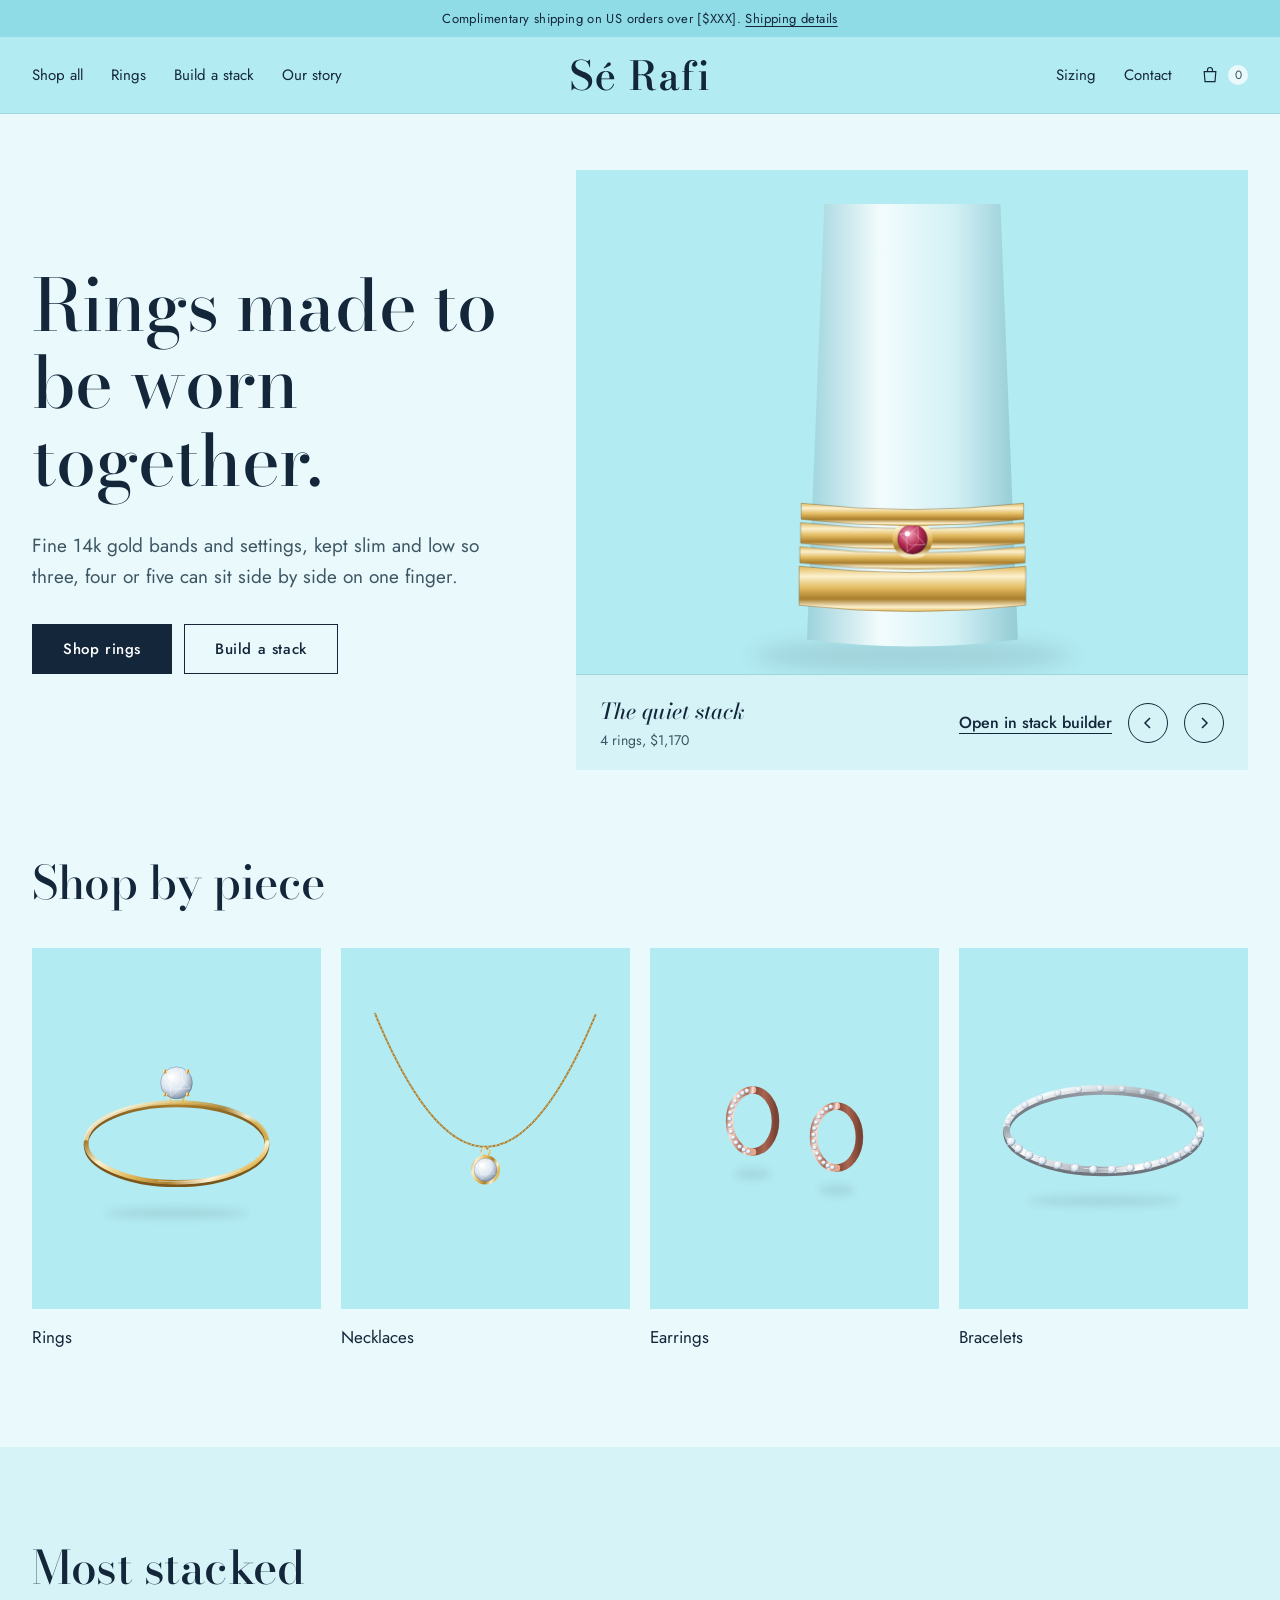
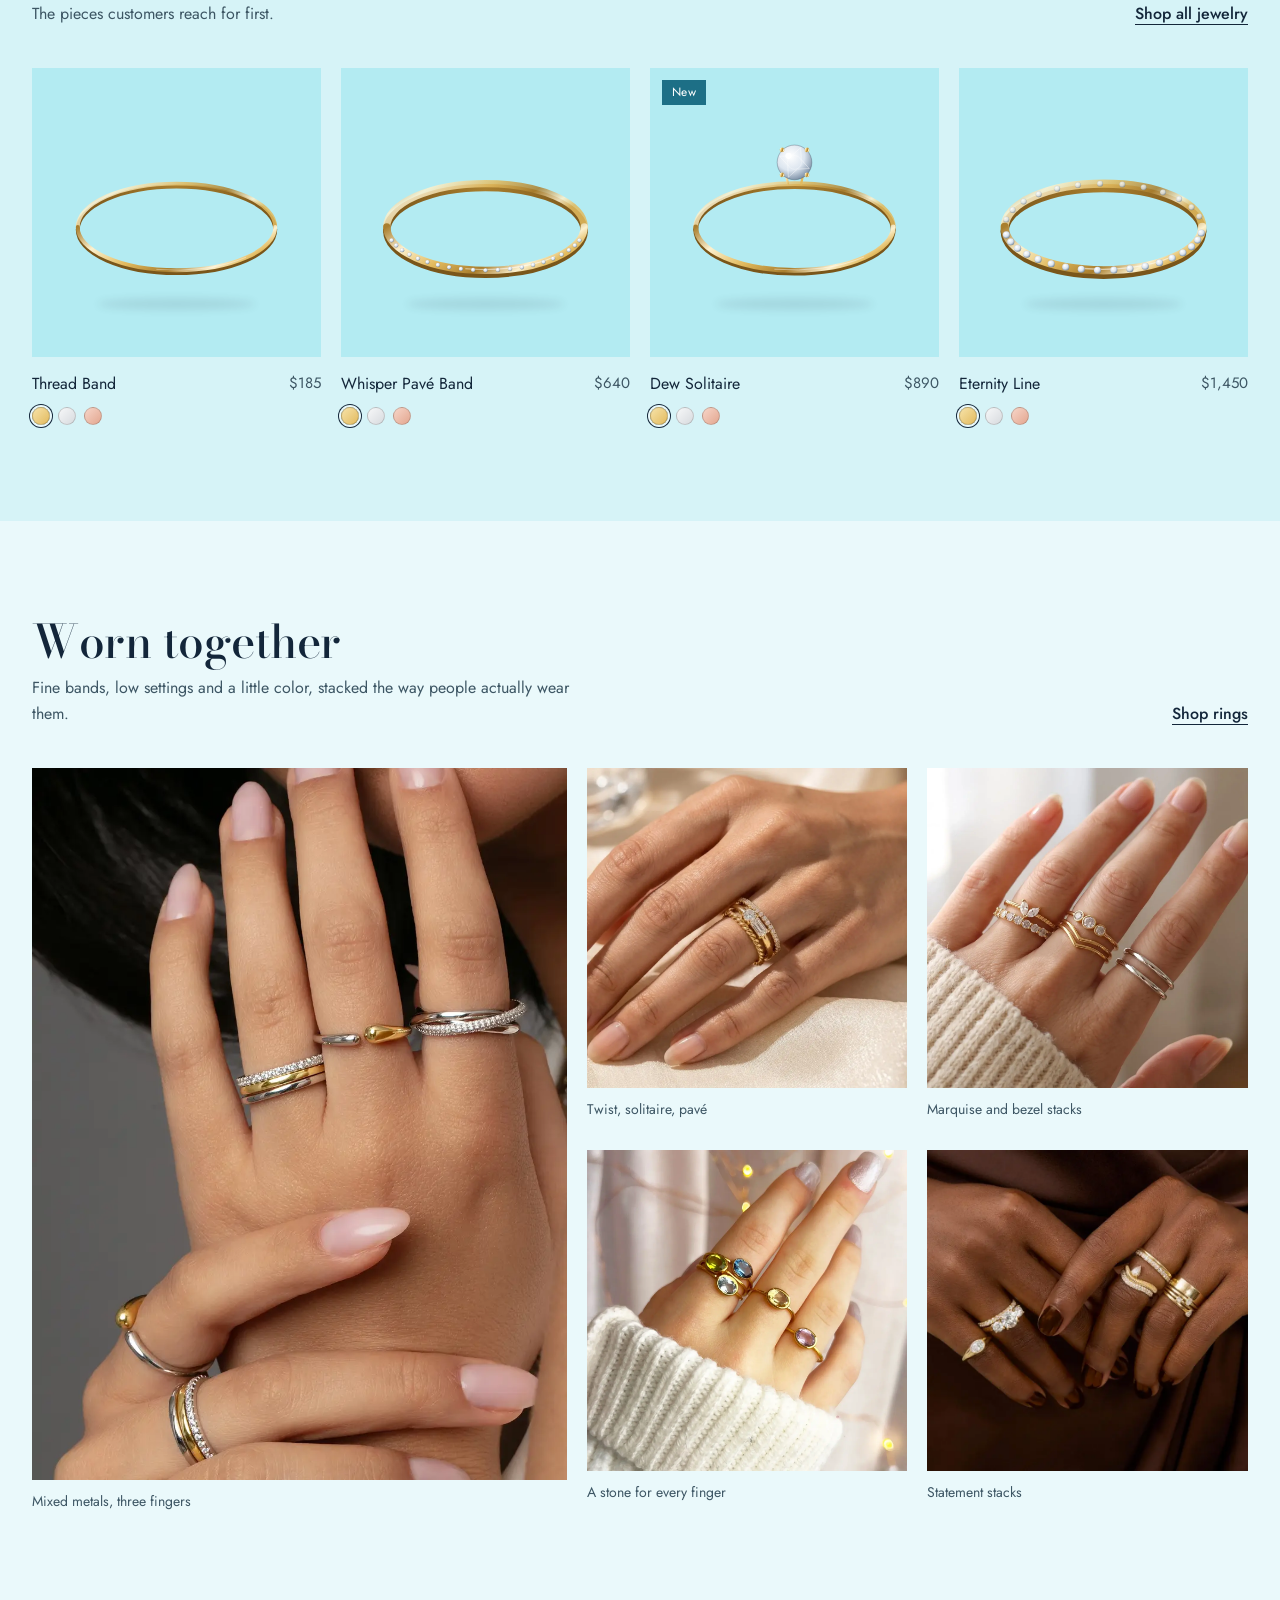
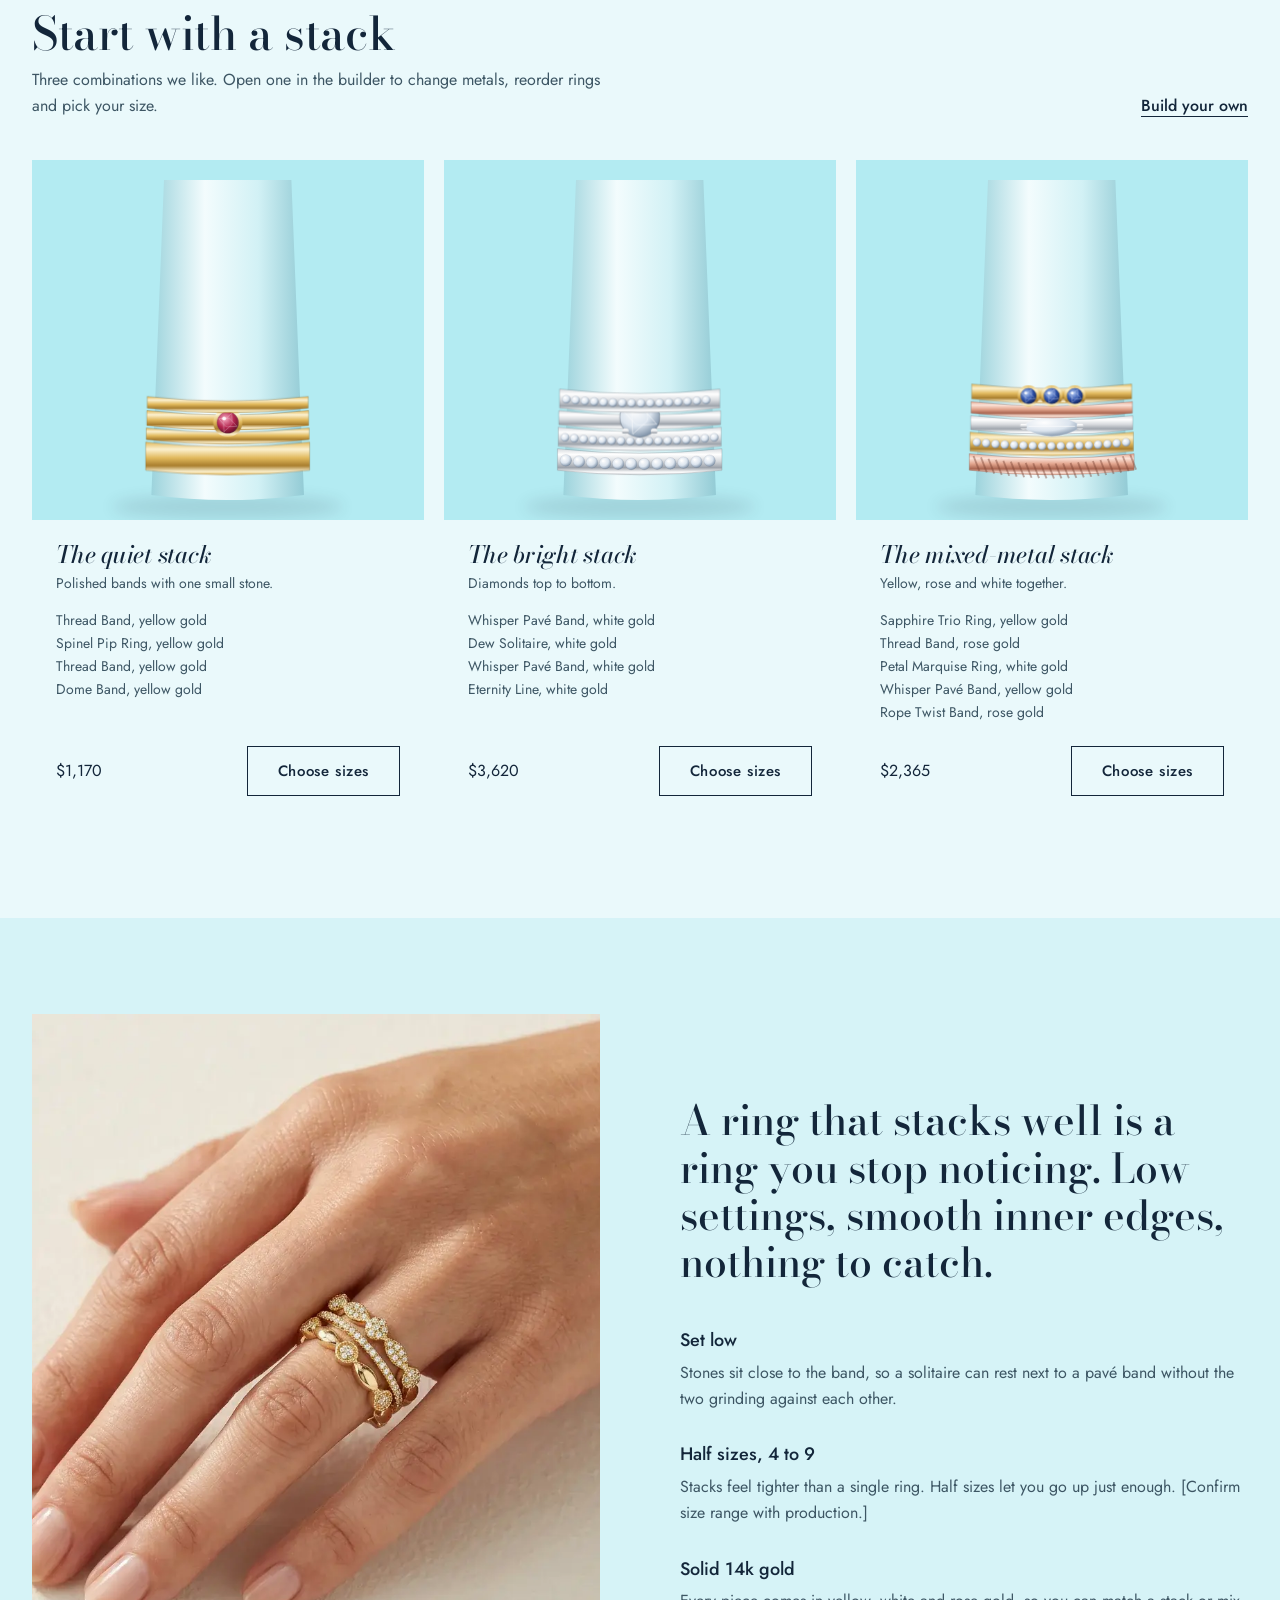
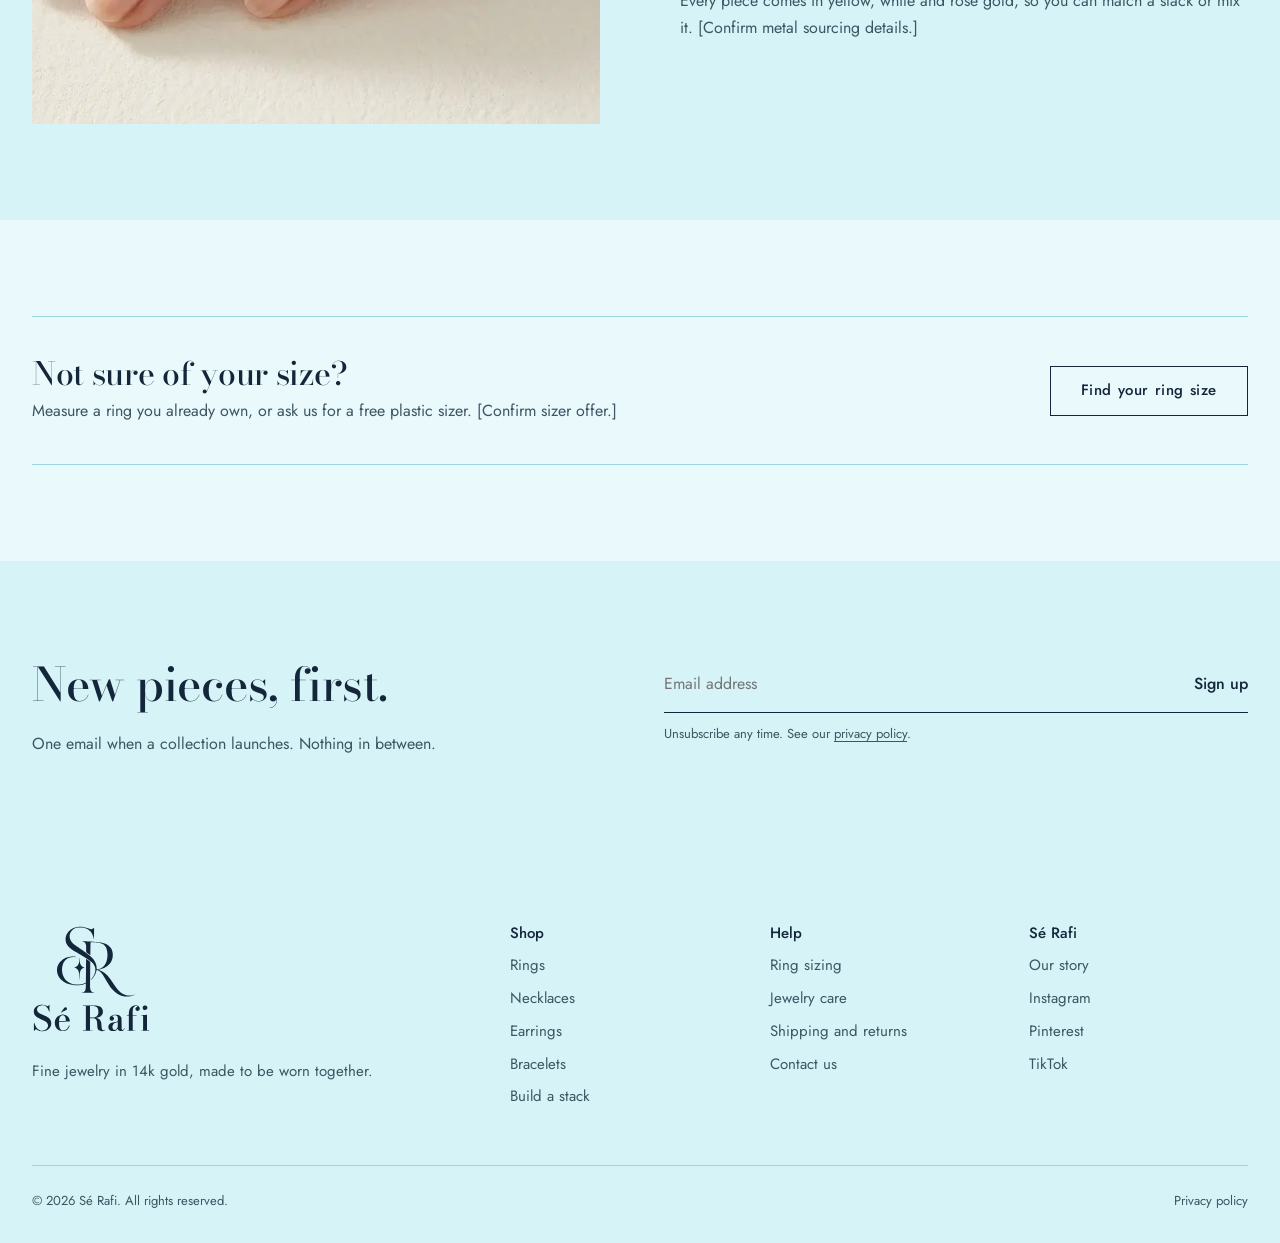
<file: index.html>
<!doctype html>
<html lang="en">
<head>
<meta charset="utf-8">
<meta name="viewport" content="width=device-width, initial-scale=1">
<title>Sé Rafi | Stackable Fine Jewelry in 14k Gold</title>
<meta name="description" content="Sé Rafi makes fine stackable rings, necklaces, earrings and bracelets in 14k gold with diamonds and colored stones.">
<meta name="robots" content="index, follow, max-image-preview:large">
<link rel="canonical" href="https://bhaleyart.github.io/serafi/">
<meta name="theme-color" content="#B3EBF2">
<meta property="og:type" content="website">
<meta property="og:site_name" content="Sé Rafi">
<meta property="og:locale" content="en_US">
<meta property="og:title" content="Sé Rafi | Stackable Fine Jewelry in 14k Gold">
<meta property="og:description" content="Sé Rafi makes fine stackable rings, necklaces, earrings and bracelets in 14k gold with diamonds and colored stones.">
<meta property="og:url" content="https://bhaleyart.github.io/serafi/">
<meta property="og:image" content="https://bhaleyart.github.io/serafi/assets/og-image.png">
<meta property="og:image:width" content="1200">
<meta property="og:image:height" content="630">
<meta property="og:image:alt" content="A stack of gold and diamond rings on a porcelain hand form">
<meta name="twitter:card" content="summary_large_image">
<meta name="twitter:title" content="Sé Rafi | Stackable Fine Jewelry in 14k Gold">
<meta name="twitter:description" content="Sé Rafi makes fine stackable rings, necklaces, earrings and bracelets in 14k gold with diamonds and colored stones.">
<meta name="twitter:image" content="https://bhaleyart.github.io/serafi/assets/og-image.png">
<link rel="icon" href="favicon.ico" sizes="any">
<link rel="icon" href="assets/favicon.svg" type="image/svg+xml">
<link rel="apple-touch-icon" href="assets/apple-touch-icon.png">
<link rel="manifest" href="site.webmanifest">
<script type="application/ld+json">
{
  "@context": "https://schema.org",
  "@graph": [
    {
      "@type": "JewelryStore",
      "@id": "https://bhaleyart.github.io/serafi/#store",
      "name": "Sé Rafi",
      "url": "https://bhaleyart.github.io/serafi/",
      "logo": "https://bhaleyart.github.io/serafi/assets/logo.png",
      "image": "https://bhaleyart.github.io/serafi/assets/og-image.png",
      "description": "Sé Rafi makes fine stackable rings, necklaces, earrings and bracelets in 14k gold with diamonds and colored stones."
    },
    {
      "@type": "WebSite",
      "@id": "https://bhaleyart.github.io/serafi/#website",
      "name": "Sé Rafi",
      "url": "https://bhaleyart.github.io/serafi/",
      "publisher": {
        "@id": "https://bhaleyart.github.io/serafi/#store"
      }
    }
  ]
}
</script>
<link rel="preconnect" href="https://fonts.googleapis.com">
<link rel="preconnect" href="https://fonts.gstatic.com" crossorigin>
<link href="https://fonts.googleapis.com/css2?family=Bodoni+Moda:ital,opsz,wght@0,6..96,400..600;1,6..96,400..600&family=Jost:wght@400;500&display=swap" rel="stylesheet">
<link rel="stylesheet" href="css/style.css">
</head>
<body data-root="" data-page="home">
<a class="skip-link" href="#main">Skip to main content</a>
<div class="announce">Complimentary shipping on US orders over [$XXX]. <a href="care/#shipping">Shipping details</a></div>
<header class="site-header">
  <div class="container">
    <div class="nav-left">
      <button class="nav-toggle" aria-label="Open menu" aria-expanded="false" aria-controls="site-nav">
        <svg viewBox="0 0 24 24" fill="none" stroke="currentColor" stroke-width="1.4" stroke-linecap="round" aria-hidden="true"><path d="M4 7h16M4 12h16M4 17h16"/></svg>
      </button>
      <nav class="nav" id="site-nav" aria-label="Main">
        <a href="shop/">Shop all</a>
        <a href="shop/?category=rings">Rings</a>
        <a href="stack/">Build a stack</a>
        <a href="about/">Our story</a>
        <a href="care/" class="only-sm">Sizing and care</a>
        <a href="contact/" class="only-sm">Contact</a>
      </nav>
    </div>
    <a class="wordmark" href="./" aria-label="Sé Rafi home"><img src="assets/logo-wordmark.svg" alt="Sé Rafi" width="160" height="39"></a>
    <div class="nav-right">
      <a class="hide-sm" href="care/#sizing">Sizing</a>
      <a class="hide-sm" href="contact/">Contact</a>
      <button type="button" class="bag-btn" data-open-bag aria-controls="bag"><svg viewBox="0 0 24 24" fill="none" stroke="currentColor" stroke-width="1.4" aria-hidden="true"><path d="M5 8h14l-1 12H6L5 8z"/><path d="M9 8V6a3 3 0 0 1 6 0v2"/></svg><span class="visually-hidden">Open bag,</span><span class="bag-count" data-empty>0</span><span class="visually-hidden">items</span></button>
    </div>
  </div>
</header>

<main id="main" tabindex="-1">

  <section class="hero">
    <div class="container">
      <div>
        <h1>Rings made to be worn together.</h1>
        <p class="lead">Fine 14k gold bands and settings, kept slim and low so three, four or five can sit side by side on one finger.</p>
        <div class="btn-row">
          <a class="btn" href="shop/?category=rings">Shop rings</a>
          <a class="btn btn--line" href="stack/">Build a stack</a>
        </div>
      </div>
      <div class="hero-stage" data-hero-stage>
        <div class="stack-view"></div>
        <div class="stage-bar">
          <div>
            <div class="stage-name">&nbsp;</div>
            <div class="stage-price small">&nbsp;</div>
          </div>
          <span class="spacer"></span>
          <a class="text-link" data-stage-link href="stack/">Open in stack builder</a>
          <button type="button" class="icon-btn" data-stage-prev aria-label="Previous stack"><svg viewBox="0 0 16 16" fill="none" stroke="currentColor" stroke-width="1.5" aria-hidden="true"><path d="M10 3L5 8l5 5"/></svg></button>
          <button type="button" class="icon-btn" data-stage-next aria-label="Next stack"><svg viewBox="0 0 16 16" fill="none" stroke="currentColor" stroke-width="1.5" aria-hidden="true"><path d="M6 3l5 5-5 5"/></svg></button>
        </div>
      </div>
    </div>
  </section>

  <section class="section" style="padding-top:0" aria-labelledby="cat-h">
    <div class="container">
      <div class="section-head"><h2 id="cat-h">Shop by piece</h2></div>
      <div class="cat-grid">
        <a class="cat-tile" href="shop/?category=rings"><div class="img"><img data-cat-img="rings" alt=""></div><span>Rings</span></a>
        <a class="cat-tile" href="shop/?category=necklaces"><div class="img"><img data-cat-img="necklaces" alt=""></div><span>Necklaces</span></a>
        <a class="cat-tile" href="shop/?category=earrings"><div class="img"><img data-cat-img="earrings" alt=""></div><span>Earrings</span></a>
        <a class="cat-tile" href="shop/?category=bracelets"><div class="img"><img data-cat-img="bracelets" alt=""></div><span>Bracelets</span></a>
      </div>
    </div>
  </section>

  <section class="section section--mist" aria-labelledby="best-h">
    <div class="container">
      <div class="section-head">
        <div><h2 id="best-h">Most stacked</h2><p>The pieces customers reach for first.</p></div>
        <a class="text-link" href="shop/">Shop all jewelry</a>
      </div>
      <div class="product-grid" data-grid="bestsellers"></div>
    </div>
  </section>

  <section class="section" aria-labelledby="look-h">
    <div class="container">
      <div class="section-head">
        <div><h2 id="look-h">Worn together</h2><p>Fine bands, low settings and a little color, stacked the way people actually wear them.</p></div>
        <a class="text-link" href="shop/?category=rings">Shop rings</a>
      </div>
      <div class="lookbook">
        <a href="stack/"><figure><div class="photo"><img src="assets/img/mixed-metal-stacks.webp" alt="Yellow and white gold rings with pavé bands stacked on several fingers" loading="lazy"></div><figcaption>Mixed metals, three fingers</figcaption></figure></a>
        <a href="shop/?category=rings"><figure><div class="photo"><img src="assets/img/gold-twist-solitaire-stack.webp" alt="Gold twist band, solitaire and pavé band stacked on one finger" loading="lazy"></div><figcaption>Twist, solitaire, pavé</figcaption></figure></a>
        <a href="shop/?category=rings"><figure><div class="photo"><img src="assets/img/gold-marquise-bezel-stacks.webp" alt="Gold marquise ring, bezel trio and chevron bands on two fingers" loading="lazy"></div><figcaption>Marquise and bezel stacks</figcaption></figure></a>
        <a href="shop/?category=rings"><figure><div class="photo"><img src="assets/img/gemstone-oval-rings.webp" alt="Gold rings with oval peridot, blue topaz, citrine and amethyst stones" loading="lazy"></div><figcaption>A stone for every finger</figcaption></figure></a>
        <a href="shop/?category=rings"><figure><div class="photo"><img src="assets/img/gold-diamond-statement-stacks.webp" alt="Gold diamond rings stacked across both hands" loading="lazy"></div><figcaption>Statement stacks</figcaption></figure></a>
      </div>
    </div>
  </section>

  <section class="section" style="padding-top:0" aria-labelledby="stacks-h">
    <div class="container">
      <div class="section-head">
        <div><h2 id="stacks-h">Start with a stack</h2><p>Three combinations we like. Open one in the builder to change metals, reorder rings and pick your size.</p></div>
        <a class="text-link" href="stack/">Build your own</a>
      </div>
      <div class="stacks" data-stacks></div>
    </div>
  </section>

  <section class="section section--mist" aria-labelledby="craft-h">
    <div class="container craft">
      <div class="photo"><img src="assets/img/gold-pave-marquise-stack.webp" alt="Three gold pavé rings stacked on one finger" loading="lazy"></div>
      <div class="craft-copy">
        <h2 id="craft-h" class="visually-hidden">How the rings are made</h2>
        <blockquote>A ring that stacks well is a ring you stop noticing. Low settings, smooth inner edges, nothing to catch.</blockquote>
      <dl>
        <div><dt>Set low</dt><dd>Stones sit close to the band, so a solitaire can rest next to a pavé band without the two grinding against each other.</dd></div>
        <div><dt>Half sizes, 4 to 9</dt><dd>Stacks feel tighter than a single ring. Half sizes let you go up just enough. [Confirm size range with production.]</dd></div>
        <div><dt>Solid 14k gold</dt><dd>Every piece comes in yellow, white and rose gold, so you can match a stack or mix it. [Confirm metal sourcing details.]</dd></div>
      </dl>
      </div>
    </div>
  </section>

  <section class="section" aria-labelledby="size-h">
    <div class="container">
      <div class="band">
        <div><h2 id="size-h">Not sure of your size?</h2><p>Measure a ring you already own, or ask us for a free plastic sizer. [Confirm sizer offer.]</p></div>
        <a class="btn btn--line" href="care/#sizing">Find your ring size</a>
      </div>
    </div>
  </section>

</main>

<section class="section section--mist" aria-labelledby="news-h">
  <div class="container newsletter">
    <div>
      <h2 id="news-h">New pieces, first.</h2>
      <p class="muted" style="margin:0">One email when a collection launches. Nothing in between.</p>
    </div>
    <div>
      <form class="inline-form" action="https://formspree.io/f/YOUR_FORM_ID" method="post" data-placeholder-form>
        <label class="visually-hidden" for="news-email">Email address</label>
        <input id="news-email" type="email" name="email" placeholder="Email address" autocomplete="email" required>
        <button type="submit">Sign up</button>
      </form>
      <p class="form-note" data-form-note>Unsubscribe any time. See our <a href="privacy/">privacy policy</a>.</p>
    </div>
  </div>
</section>

<footer class="site-footer">
  <div class="container">
    <div class="footer-grid">
      <div>
        <a class="footer-logo" href="./"><img src="assets/logo-lockup.svg" alt="Sé Rafi" width="120" height="108" loading="lazy"></a>
        <p class="muted" style="max-width:24em">Fine jewelry in 14k gold, made to be worn together.</p>
      </div>
      <div>
        <h3>Shop</h3>
        <ul>
          <li><a href="shop/?category=rings">Rings</a></li>
          <li><a href="shop/?category=necklaces">Necklaces</a></li>
          <li><a href="shop/?category=earrings">Earrings</a></li>
          <li><a href="shop/?category=bracelets">Bracelets</a></li>
          <li><a href="stack/">Build a stack</a></li>
        </ul>
      </div>
      <div>
        <h3>Help</h3>
        <ul>
          <li><a href="care/#sizing">Ring sizing</a></li>
          <li><a href="care/#care">Jewelry care</a></li>
          <li><a href="care/#shipping">Shipping and returns</a></li>
          <li><a href="contact/">Contact us</a></li>
        </ul>
      </div>
      <div>
        <h3>Sé Rafi</h3>
        <ul>
          <li><a href="about/">Our story</a></li>
          <li><a href="#">Instagram</a></li>
          <li><a href="#">Pinterest</a></li>
          <li><a href="#">TikTok</a></li>
        </ul>
      </div>
    </div>
    <div class="footer-base">
      <span>&copy; <span data-year>2026</span> Sé Rafi. All rights reserved.</span>
      <a href="privacy/">Privacy policy</a>
    </div>
  </div>
</footer>

<div class="drawer-scrim" data-close-bag></div>
<aside class="drawer" id="bag" aria-hidden="true" aria-labelledby="bag-h" role="dialog" aria-modal="true">
  <div class="drawer-head">
    <h2 id="bag-h">Your bag</h2>
    <button type="button" class="icon-btn" data-close-bag aria-label="Close bag"><svg viewBox="0 0 16 16" fill="none" stroke="currentColor" stroke-width="1.5" aria-hidden="true"><path d="M3.5 3.5l9 9M12.5 3.5l-9 9"/></svg></button>
  </div>
  <div class="drawer-body"></div>
  <div class="drawer-foot" hidden>
    <div class="total"><span>Subtotal</span><span data-subtotal></span></div>
    <p class="small muted" style="margin:0">Shipping and taxes are calculated at checkout.</p>
    <button type="button" class="btn btn--block" data-checkout>Check out</button>
    <p class="demo-note" data-demo-note hidden>This is a demo store. Checkout opens once the Shopify store is connected.</p>
  </div>
</aside>

<script src="js/config.js"></script>
<script src="js/art.js"></script>
<script src="js/catalog.js"></script>
<script src="js/shopify.js"></script>
<script src="js/main.js"></script>
</body>
</html>
</file>
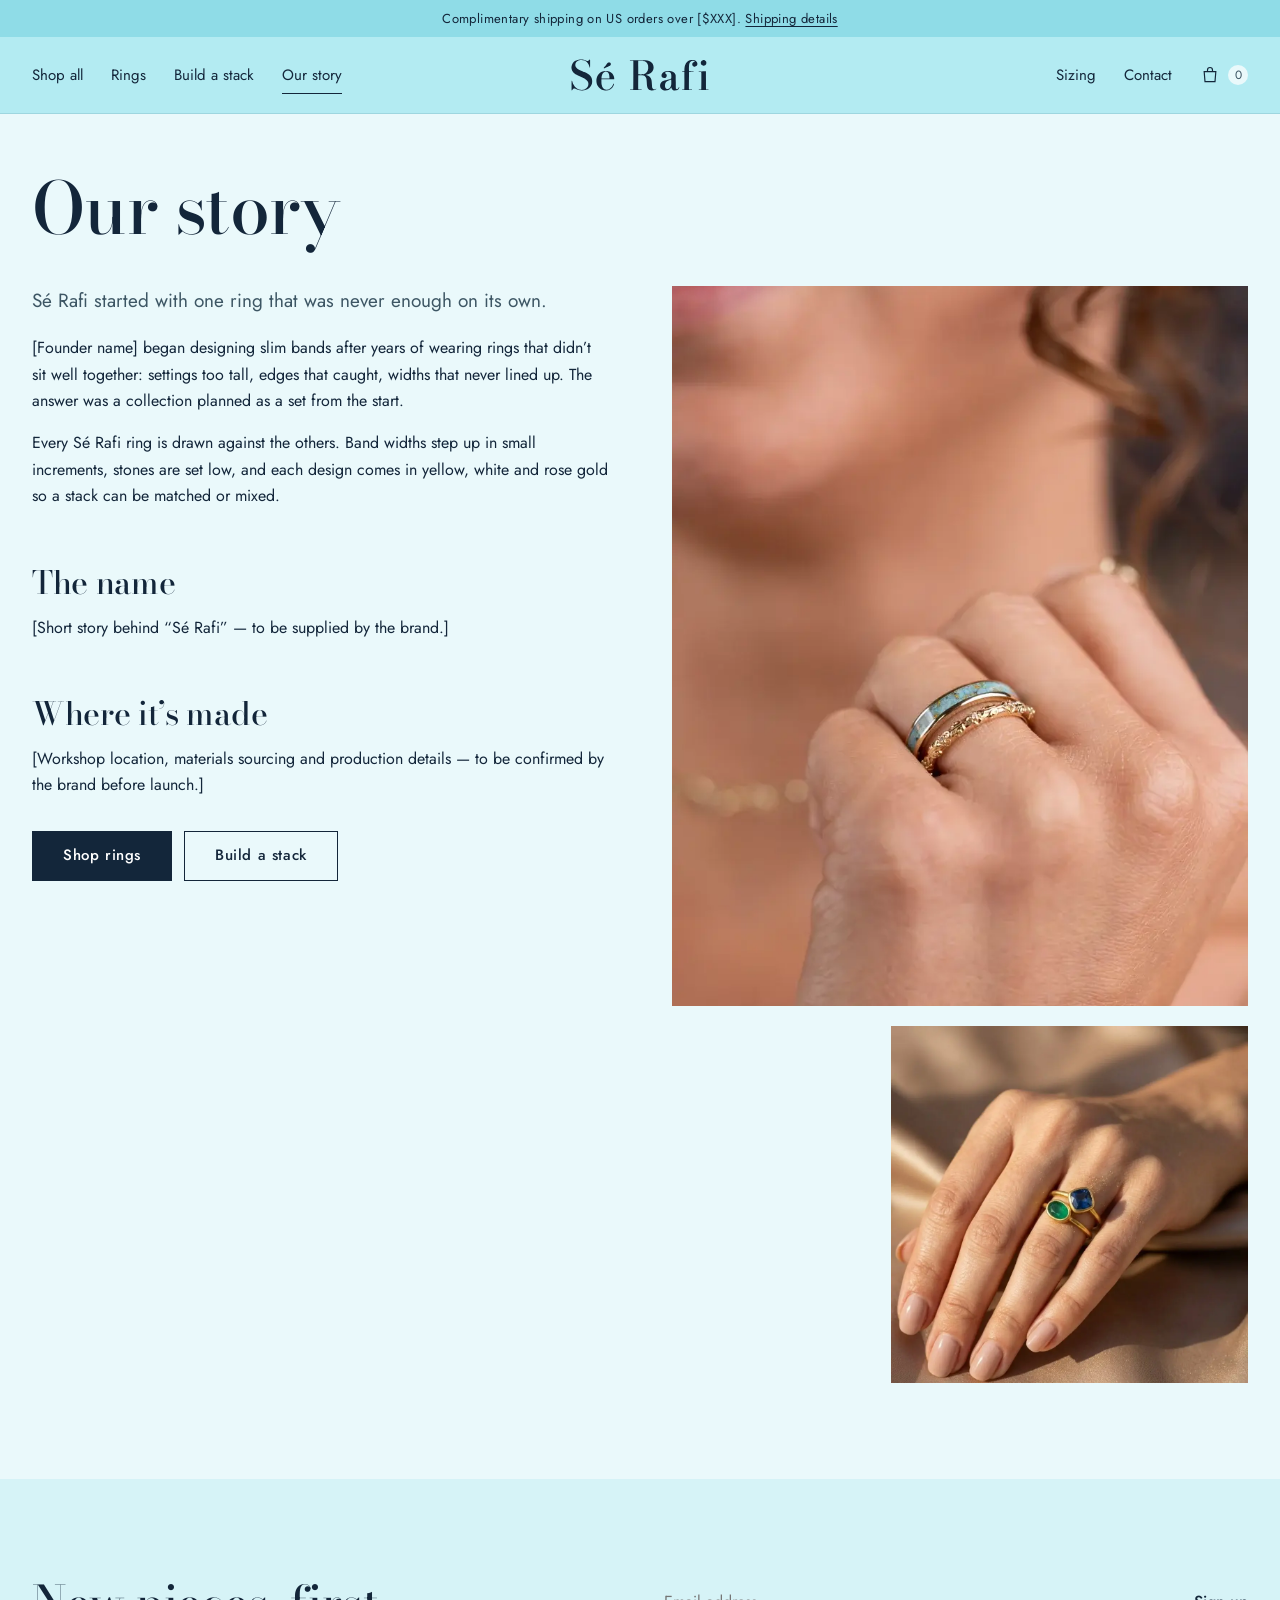
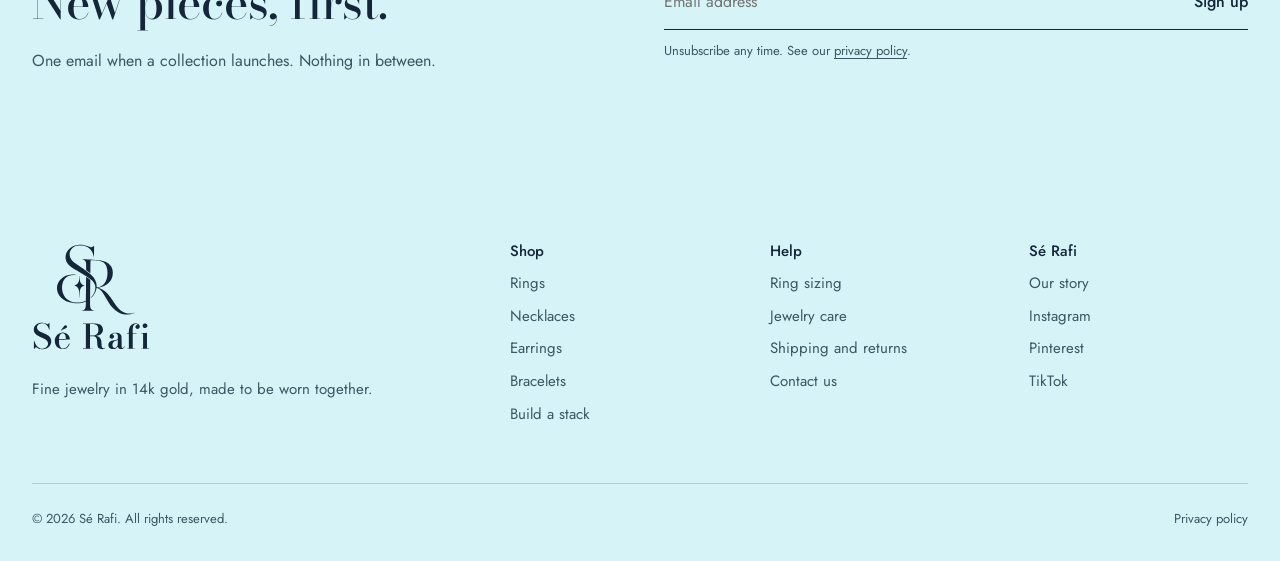
<file: about/index.html>
<!doctype html>
<html lang="en">
<head>
<meta charset="utf-8">
<meta name="viewport" content="width=device-width, initial-scale=1">
<title>Our Story | Sé Rafi</title>
<meta name="description" content="Sé Rafi designs fine jewelry as a set: slim 14k gold rings with low settings, made to be stacked.">
<meta name="robots" content="index, follow, max-image-preview:large">
<link rel="canonical" href="https://bhaleyart.github.io/serafi/about/">
<meta name="theme-color" content="#B3EBF2">
<meta property="og:type" content="website">
<meta property="og:site_name" content="Sé Rafi">
<meta property="og:locale" content="en_US">
<meta property="og:title" content="Our Story | Sé Rafi">
<meta property="og:description" content="Sé Rafi designs fine jewelry as a set: slim 14k gold rings with low settings, made to be stacked.">
<meta property="og:url" content="https://bhaleyart.github.io/serafi/about/">
<meta property="og:image" content="https://bhaleyart.github.io/serafi/assets/og-image.png">
<meta property="og:image:width" content="1200">
<meta property="og:image:height" content="630">
<meta property="og:image:alt" content="A stack of gold and diamond rings on a porcelain hand form">
<meta name="twitter:card" content="summary_large_image">
<meta name="twitter:title" content="Our Story | Sé Rafi">
<meta name="twitter:description" content="Sé Rafi designs fine jewelry as a set: slim 14k gold rings with low settings, made to be stacked.">
<meta name="twitter:image" content="https://bhaleyart.github.io/serafi/assets/og-image.png">
<link rel="icon" href="../favicon.ico" sizes="any">
<link rel="icon" href="../assets/favicon.svg" type="image/svg+xml">
<link rel="apple-touch-icon" href="../assets/apple-touch-icon.png">
<link rel="manifest" href="../site.webmanifest">
<script type="application/ld+json">
{
  "@context": "https://schema.org",
  "@graph": [
    {
      "@type": "JewelryStore",
      "@id": "https://bhaleyart.github.io/serafi/#store",
      "name": "Sé Rafi",
      "url": "https://bhaleyart.github.io/serafi/",
      "logo": "https://bhaleyart.github.io/serafi/assets/logo.png",
      "image": "https://bhaleyart.github.io/serafi/assets/og-image.png",
      "description": "Sé Rafi makes fine stackable rings, necklaces, earrings and bracelets in 14k gold with diamonds and colored stones."
    },
    {
      "@type": "WebSite",
      "@id": "https://bhaleyart.github.io/serafi/#website",
      "name": "Sé Rafi",
      "url": "https://bhaleyart.github.io/serafi/",
      "publisher": {
        "@id": "https://bhaleyart.github.io/serafi/#store"
      }
    },
    {
      "@type": "AboutPage",
      "name": "Our story",
      "url": "https://bhaleyart.github.io/serafi/about/"
    },
    {
      "@type": "BreadcrumbList",
      "itemListElement": [
        {
          "@type": "ListItem",
          "position": 1,
          "name": "Home",
          "item": "https://bhaleyart.github.io/serafi/"
        },
        {
          "@type": "ListItem",
          "position": 2,
          "name": "Our story",
          "item": "https://bhaleyart.github.io/serafi/about/"
        }
      ]
    }
  ]
}
</script>
<link rel="preconnect" href="https://fonts.googleapis.com">
<link rel="preconnect" href="https://fonts.gstatic.com" crossorigin>
<link href="https://fonts.googleapis.com/css2?family=Bodoni+Moda:ital,opsz,wght@0,6..96,400..600;1,6..96,400..600&family=Jost:wght@400;500&display=swap" rel="stylesheet">
<link rel="stylesheet" href="../css/style.css">
</head>
<body data-root="../" data-page="about">
<a class="skip-link" href="#main">Skip to main content</a>
<div class="announce">Complimentary shipping on US orders over [$XXX]. <a href="../care/#shipping">Shipping details</a></div>
<header class="site-header">
  <div class="container">
    <div class="nav-left">
      <button class="nav-toggle" aria-label="Open menu" aria-expanded="false" aria-controls="site-nav">
        <svg viewBox="0 0 24 24" fill="none" stroke="currentColor" stroke-width="1.4" stroke-linecap="round" aria-hidden="true"><path d="M4 7h16M4 12h16M4 17h16"/></svg>
      </button>
      <nav class="nav" id="site-nav" aria-label="Main">
        <a href="../shop/">Shop all</a>
        <a href="../shop/?category=rings">Rings</a>
        <a href="../stack/">Build a stack</a>
        <a href="../about/" aria-current="page">Our story</a>
        <a href="../care/" class="only-sm">Sizing and care</a>
        <a href="../contact/" class="only-sm">Contact</a>
      </nav>
    </div>
    <a class="wordmark" href="../" aria-label="Sé Rafi home"><img src="../assets/logo-wordmark.svg" alt="Sé Rafi" width="160" height="39"></a>
    <div class="nav-right">
      <a class="hide-sm" href="../care/#sizing">Sizing</a>
      <a class="hide-sm" href="../contact/">Contact</a>
      <button type="button" class="bag-btn" data-open-bag aria-controls="bag"><svg viewBox="0 0 24 24" fill="none" stroke="currentColor" stroke-width="1.4" aria-hidden="true"><path d="M5 8h14l-1 12H6L5 8z"/><path d="M9 8V6a3 3 0 0 1 6 0v2"/></svg><span class="visually-hidden">Open bag,</span><span class="bag-count" data-empty>0</span><span class="visually-hidden">items</span></button>
    </div>
  </div>
</header>

<main id="main" tabindex="-1">

  <div class="container">
    <div class="page-head"><h1>Our story</h1></div>
    <div class="two-col" style="padding-bottom:96px">
      <div class="prose">
        <p class="lead">Sé Rafi started with one ring that was never enough on its own.</p>
        <p>[Founder name] began designing slim bands after years of wearing rings that didn&rsquo;t sit well together: settings too tall, edges that caught, widths that never lined up. The answer was a collection planned as a set from the start.</p>
        <p>Every Sé Rafi ring is drawn against the others. Band widths step up in small increments, stones are set low, and each design comes in yellow, white and rose gold so a stack can be matched or mixed.</p>
        <h2>The name</h2>
        <p>[Short story behind &ldquo;Sé Rafi&rdquo; &mdash; to be supplied by the brand.]</p>
        <h2>Where it&rsquo;s made</h2>
        <p>[Workshop location, materials sourcing and production details &mdash; to be confirmed by the brand before launch.]</p>
        <div class="btn-row" style="margin-top:32px"><a class="btn" href="../shop/?category=rings">Shop rings</a><a class="btn btn--line" href="../stack/">Build a stack</a></div>
      </div>
      <div class="story-photos">
        <div class="photo"><img style="object-position:50% 80%" src="../assets/img/turquoise-gold-pair.webp" alt="A turquoise inlay band and an engraved gold band worn together"></div>
        <div class="photo"><img src="../assets/img/emerald-sapphire-bezels.webp" alt="Gold bezel rings with an emerald and a blue sapphire" loading="lazy"></div>
      </div>
    </div>
  </div>

</main>

<section class="section section--mist" aria-labelledby="news-h">
  <div class="container newsletter">
    <div>
      <h2 id="news-h">New pieces, first.</h2>
      <p class="muted" style="margin:0">One email when a collection launches. Nothing in between.</p>
    </div>
    <div>
      <form class="inline-form" action="https://formspree.io/f/YOUR_FORM_ID" method="post" data-placeholder-form>
        <label class="visually-hidden" for="news-email">Email address</label>
        <input id="news-email" type="email" name="email" placeholder="Email address" autocomplete="email" required>
        <button type="submit">Sign up</button>
      </form>
      <p class="form-note" data-form-note>Unsubscribe any time. See our <a href="../privacy/">privacy policy</a>.</p>
    </div>
  </div>
</section>

<footer class="site-footer">
  <div class="container">
    <div class="footer-grid">
      <div>
        <a class="footer-logo" href="../"><img src="../assets/logo-lockup.svg" alt="Sé Rafi" width="120" height="108" loading="lazy"></a>
        <p class="muted" style="max-width:24em">Fine jewelry in 14k gold, made to be worn together.</p>
      </div>
      <div>
        <h3>Shop</h3>
        <ul>
          <li><a href="../shop/?category=rings">Rings</a></li>
          <li><a href="../shop/?category=necklaces">Necklaces</a></li>
          <li><a href="../shop/?category=earrings">Earrings</a></li>
          <li><a href="../shop/?category=bracelets">Bracelets</a></li>
          <li><a href="../stack/">Build a stack</a></li>
        </ul>
      </div>
      <div>
        <h3>Help</h3>
        <ul>
          <li><a href="../care/#sizing">Ring sizing</a></li>
          <li><a href="../care/#care">Jewelry care</a></li>
          <li><a href="../care/#shipping">Shipping and returns</a></li>
          <li><a href="../contact/">Contact us</a></li>
        </ul>
      </div>
      <div>
        <h3>Sé Rafi</h3>
        <ul>
          <li><a href="../about/">Our story</a></li>
          <li><a href="#">Instagram</a></li>
          <li><a href="#">Pinterest</a></li>
          <li><a href="#">TikTok</a></li>
        </ul>
      </div>
    </div>
    <div class="footer-base">
      <span>&copy; <span data-year>2026</span> Sé Rafi. All rights reserved.</span>
      <a href="../privacy/">Privacy policy</a>
    </div>
  </div>
</footer>

<div class="drawer-scrim" data-close-bag></div>
<aside class="drawer" id="bag" aria-hidden="true" aria-labelledby="bag-h" role="dialog" aria-modal="true">
  <div class="drawer-head">
    <h2 id="bag-h">Your bag</h2>
    <button type="button" class="icon-btn" data-close-bag aria-label="Close bag"><svg viewBox="0 0 16 16" fill="none" stroke="currentColor" stroke-width="1.5" aria-hidden="true"><path d="M3.5 3.5l9 9M12.5 3.5l-9 9"/></svg></button>
  </div>
  <div class="drawer-body"></div>
  <div class="drawer-foot" hidden>
    <div class="total"><span>Subtotal</span><span data-subtotal></span></div>
    <p class="small muted" style="margin:0">Shipping and taxes are calculated at checkout.</p>
    <button type="button" class="btn btn--block" data-checkout>Check out</button>
    <p class="demo-note" data-demo-note hidden>This is a demo store. Checkout opens once the Shopify store is connected.</p>
  </div>
</aside>

<script src="../js/config.js"></script>
<script src="../js/art.js"></script>
<script src="../js/catalog.js"></script>
<script src="../js/shopify.js"></script>
<script src="../js/main.js"></script>
</body>
</html>
</file>
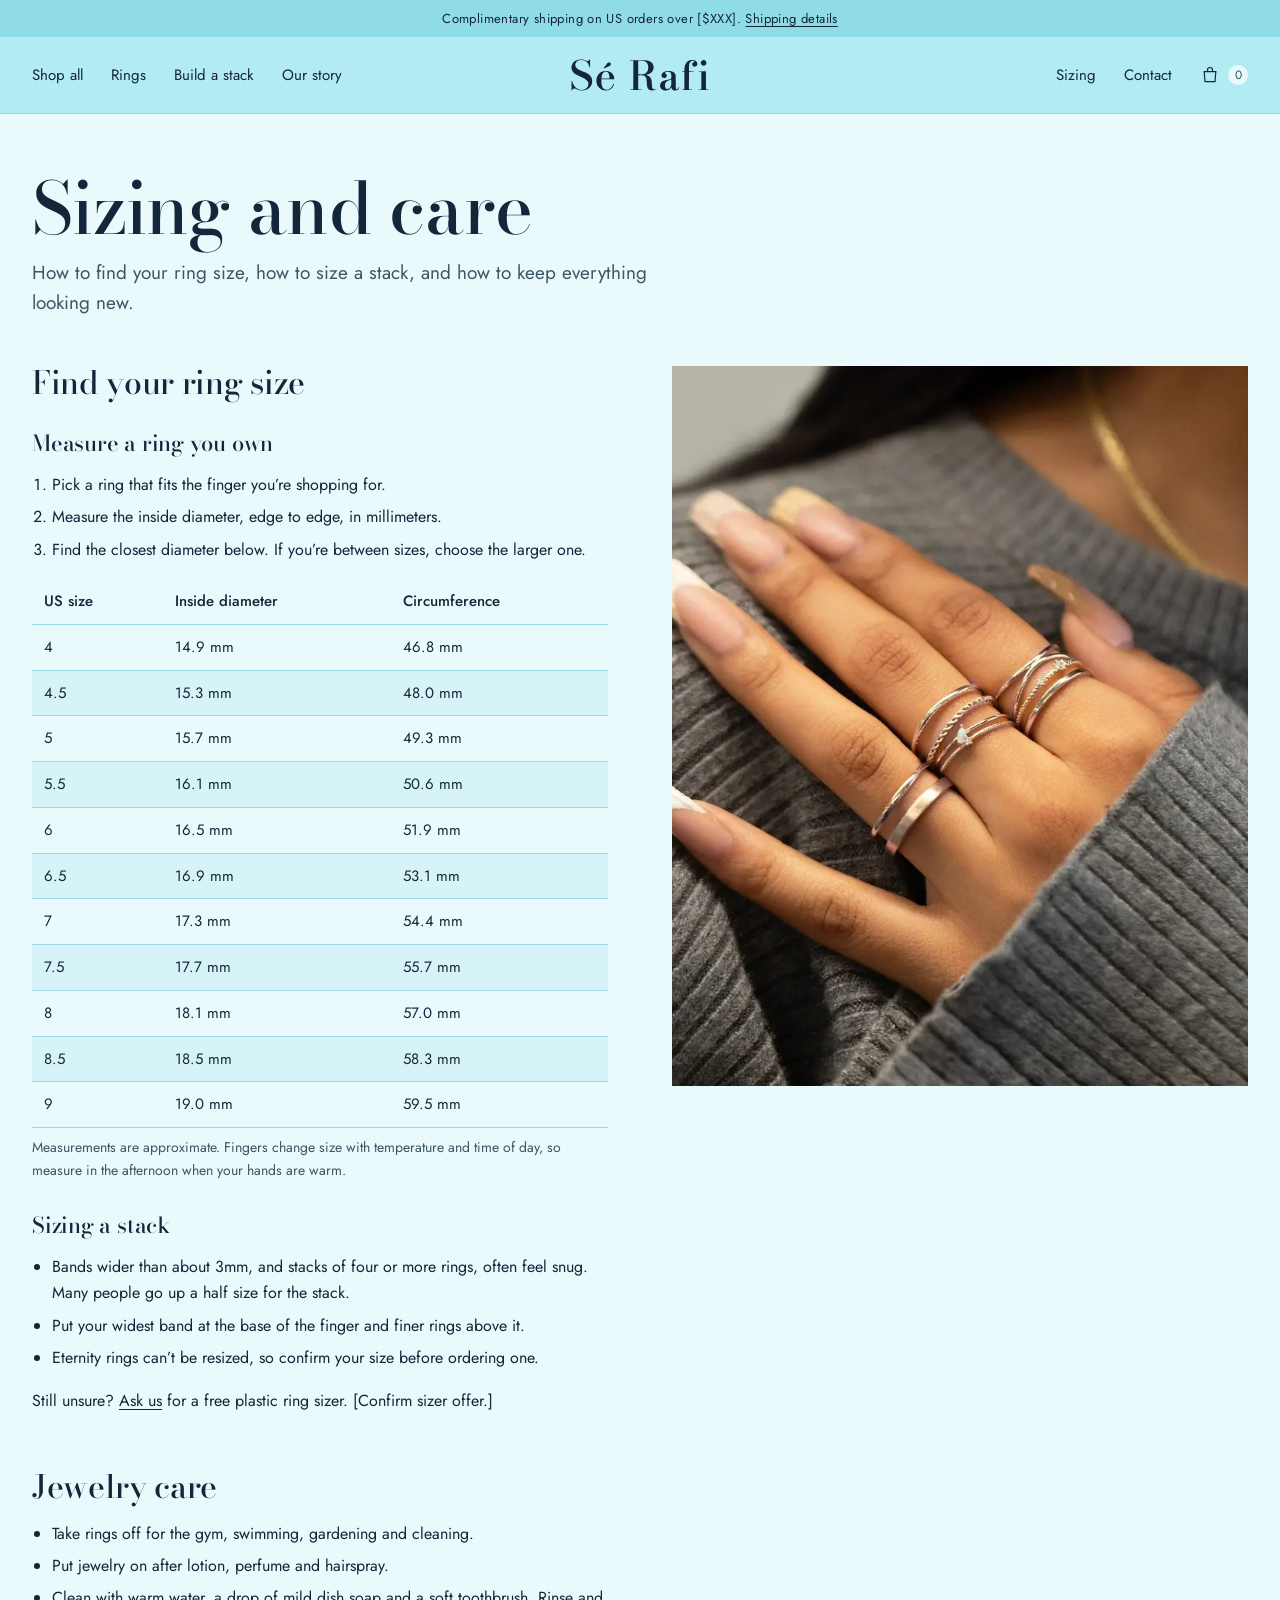
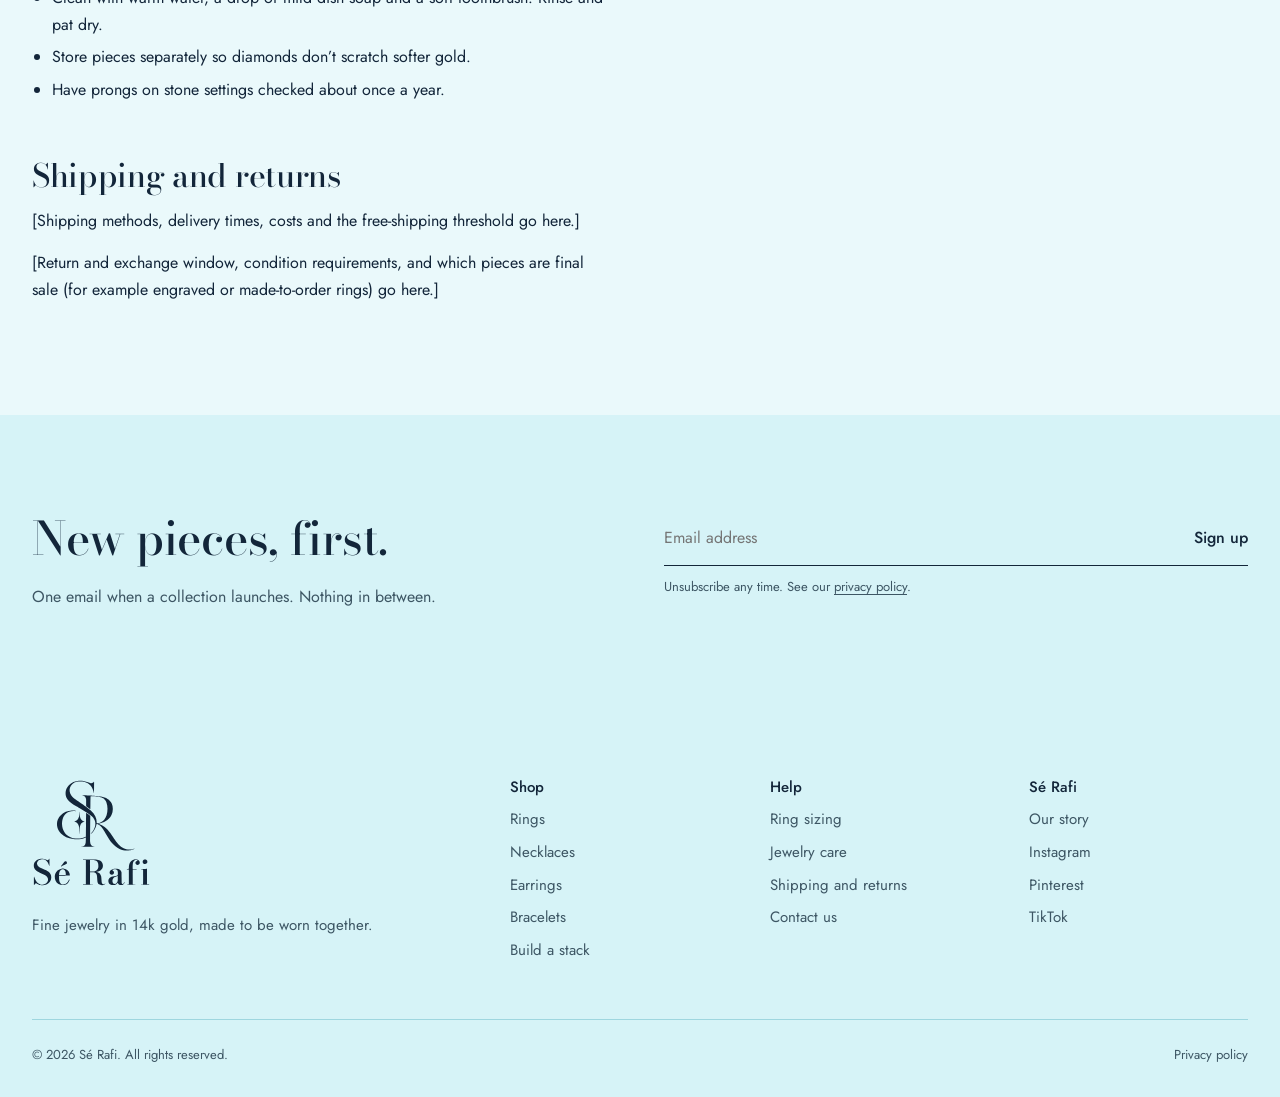
<file: care/index.html>
<!doctype html>
<html lang="en">
<head>
<meta charset="utf-8">
<meta name="viewport" content="width=device-width, initial-scale=1">
<title>Ring Sizing and Jewelry Care | Sé Rafi</title>
<meta name="description" content="Find your ring size with the Sé Rafi size chart, learn how to size a ring stack, and care for 14k gold and diamond jewelry.">
<meta name="robots" content="index, follow, max-image-preview:large">
<link rel="canonical" href="https://bhaleyart.github.io/serafi/care/">
<meta name="theme-color" content="#B3EBF2">
<meta property="og:type" content="website">
<meta property="og:site_name" content="Sé Rafi">
<meta property="og:locale" content="en_US">
<meta property="og:title" content="Ring Sizing and Jewelry Care | Sé Rafi">
<meta property="og:description" content="Find your ring size with the Sé Rafi size chart, learn how to size a ring stack, and care for 14k gold and diamond jewelry.">
<meta property="og:url" content="https://bhaleyart.github.io/serafi/care/">
<meta property="og:image" content="https://bhaleyart.github.io/serafi/assets/og-image.png">
<meta property="og:image:width" content="1200">
<meta property="og:image:height" content="630">
<meta property="og:image:alt" content="A stack of gold and diamond rings on a porcelain hand form">
<meta name="twitter:card" content="summary_large_image">
<meta name="twitter:title" content="Ring Sizing and Jewelry Care | Sé Rafi">
<meta name="twitter:description" content="Find your ring size with the Sé Rafi size chart, learn how to size a ring stack, and care for 14k gold and diamond jewelry.">
<meta name="twitter:image" content="https://bhaleyart.github.io/serafi/assets/og-image.png">
<link rel="icon" href="../favicon.ico" sizes="any">
<link rel="icon" href="../assets/favicon.svg" type="image/svg+xml">
<link rel="apple-touch-icon" href="../assets/apple-touch-icon.png">
<link rel="manifest" href="../site.webmanifest">
<script type="application/ld+json">
{
  "@context": "https://schema.org",
  "@graph": [
    {
      "@type": "JewelryStore",
      "@id": "https://bhaleyart.github.io/serafi/#store",
      "name": "Sé Rafi",
      "url": "https://bhaleyart.github.io/serafi/",
      "logo": "https://bhaleyart.github.io/serafi/assets/logo.png",
      "image": "https://bhaleyart.github.io/serafi/assets/og-image.png",
      "description": "Sé Rafi makes fine stackable rings, necklaces, earrings and bracelets in 14k gold with diamonds and colored stones."
    },
    {
      "@type": "WebSite",
      "@id": "https://bhaleyart.github.io/serafi/#website",
      "name": "Sé Rafi",
      "url": "https://bhaleyart.github.io/serafi/",
      "publisher": {
        "@id": "https://bhaleyart.github.io/serafi/#store"
      }
    },
    {
      "@type": "BreadcrumbList",
      "itemListElement": [
        {
          "@type": "ListItem",
          "position": 1,
          "name": "Home",
          "item": "https://bhaleyart.github.io/serafi/"
        },
        {
          "@type": "ListItem",
          "position": 2,
          "name": "Sizing and care",
          "item": "https://bhaleyart.github.io/serafi/care/"
        }
      ]
    }
  ]
}
</script>
<link rel="preconnect" href="https://fonts.googleapis.com">
<link rel="preconnect" href="https://fonts.gstatic.com" crossorigin>
<link href="https://fonts.googleapis.com/css2?family=Bodoni+Moda:ital,opsz,wght@0,6..96,400..600;1,6..96,400..600&family=Jost:wght@400;500&display=swap" rel="stylesheet">
<link rel="stylesheet" href="../css/style.css">
</head>
<body data-root="../" data-page="care">
<a class="skip-link" href="#main">Skip to main content</a>
<div class="announce">Complimentary shipping on US orders over [$XXX]. <a href="../care/#shipping">Shipping details</a></div>
<header class="site-header">
  <div class="container">
    <div class="nav-left">
      <button class="nav-toggle" aria-label="Open menu" aria-expanded="false" aria-controls="site-nav">
        <svg viewBox="0 0 24 24" fill="none" stroke="currentColor" stroke-width="1.4" stroke-linecap="round" aria-hidden="true"><path d="M4 7h16M4 12h16M4 17h16"/></svg>
      </button>
      <nav class="nav" id="site-nav" aria-label="Main">
        <a href="../shop/">Shop all</a>
        <a href="../shop/?category=rings">Rings</a>
        <a href="../stack/">Build a stack</a>
        <a href="../about/">Our story</a>
        <a href="../care/" class="only-sm" aria-current="page">Sizing and care</a>
        <a href="../contact/" class="only-sm">Contact</a>
      </nav>
    </div>
    <a class="wordmark" href="../" aria-label="Sé Rafi home"><img src="../assets/logo-wordmark.svg" alt="Sé Rafi" width="160" height="39"></a>
    <div class="nav-right">
      <a class="hide-sm" href="../care/#sizing">Sizing</a>
      <a class="hide-sm" href="../contact/">Contact</a>
      <button type="button" class="bag-btn" data-open-bag aria-controls="bag"><svg viewBox="0 0 24 24" fill="none" stroke="currentColor" stroke-width="1.4" aria-hidden="true"><path d="M5 8h14l-1 12H6L5 8z"/><path d="M9 8V6a3 3 0 0 1 6 0v2"/></svg><span class="visually-hidden">Open bag,</span><span class="bag-count" data-empty>0</span><span class="visually-hidden">items</span></button>
    </div>
  </div>
</header>

<main id="main" tabindex="-1">

  <div class="container">
    <div class="page-head"><h1>Sizing and care</h1><p class="lead">How to find your ring size, how to size a stack, and how to keep everything looking new.</p></div>
    <div class="two-col" style="padding-bottom:96px">
    <div class="prose">
      <h2 id="sizing" style="margin-top:0">Find your ring size</h2>
      <h3>Measure a ring you own</h3>
      <ol>
        <li>Pick a ring that fits the finger you&rsquo;re shopping for.</li>
        <li>Measure the inside diameter, edge to edge, in millimeters.</li>
        <li>Find the closest diameter below. If you&rsquo;re between sizes, choose the larger one.</li>
      </ol>
      <table class="size-table">
        <caption class="visually-hidden">US ring sizes with inside diameter and circumference</caption>
        <thead><tr><th scope="col">US size</th><th scope="col">Inside diameter</th><th scope="col">Circumference</th></tr></thead>
        <tbody>
            <tr><td>4</td><td>14.9 mm</td><td>46.8 mm</td></tr>
            <tr><td>4.5</td><td>15.3 mm</td><td>48.0 mm</td></tr>
            <tr><td>5</td><td>15.7 mm</td><td>49.3 mm</td></tr>
            <tr><td>5.5</td><td>16.1 mm</td><td>50.6 mm</td></tr>
            <tr><td>6</td><td>16.5 mm</td><td>51.9 mm</td></tr>
            <tr><td>6.5</td><td>16.9 mm</td><td>53.1 mm</td></tr>
            <tr><td>7</td><td>17.3 mm</td><td>54.4 mm</td></tr>
            <tr><td>7.5</td><td>17.7 mm</td><td>55.7 mm</td></tr>
            <tr><td>8</td><td>18.1 mm</td><td>57.0 mm</td></tr>
            <tr><td>8.5</td><td>18.5 mm</td><td>58.3 mm</td></tr>
            <tr><td>9</td><td>19.0 mm</td><td>59.5 mm</td></tr>
        </tbody>
      </table>
      <p class="small muted">Measurements are approximate. Fingers change size with temperature and time of day, so measure in the afternoon when your hands are warm.</p>

      <h3>Sizing a stack</h3>
      <ul>
        <li>Bands wider than about 3mm, and stacks of four or more rings, often feel snug. Many people go up a half size for the stack.</li>
        <li>Put your widest band at the base of the finger and finer rings above it.</li>
        <li>Eternity rings can&rsquo;t be resized, so confirm your size before ordering one.</li>
      </ul>
      <p>Still unsure? <a href="../contact/">Ask us</a> for a free plastic ring sizer. [Confirm sizer offer.]</p>

      <h2 id="care">Jewelry care</h2>
      <ul>
        <li>Take rings off for the gym, swimming, gardening and cleaning.</li>
        <li>Put jewelry on after lotion, perfume and hairspray.</li>
        <li>Clean with warm water, a drop of mild dish soap and a soft toothbrush. Rinse and pat dry.</li>
        <li>Store pieces separately so diamonds don&rsquo;t scratch softer gold.</li>
        <li>Have prongs on stone settings checked about once a year.</li>
      </ul>

      <h2 id="shipping">Shipping and returns</h2>
      <p>[Shipping methods, delivery times, costs and the free-shipping threshold go here.]</p>
      <p>[Return and exchange window, condition requirements, and which pieces are final sale (for example engraved or made-to-order rings) go here.]</p>
    </div>
    <div class="photo aside-photo"><img src="../assets/img/rose-gold-layered-stacks.webp" alt="Rose gold bands of different widths stacked on two fingers"></div>
    </div>
  </div>

</main>

<section class="section section--mist" aria-labelledby="news-h">
  <div class="container newsletter">
    <div>
      <h2 id="news-h">New pieces, first.</h2>
      <p class="muted" style="margin:0">One email when a collection launches. Nothing in between.</p>
    </div>
    <div>
      <form class="inline-form" action="https://formspree.io/f/YOUR_FORM_ID" method="post" data-placeholder-form>
        <label class="visually-hidden" for="news-email">Email address</label>
        <input id="news-email" type="email" name="email" placeholder="Email address" autocomplete="email" required>
        <button type="submit">Sign up</button>
      </form>
      <p class="form-note" data-form-note>Unsubscribe any time. See our <a href="../privacy/">privacy policy</a>.</p>
    </div>
  </div>
</section>

<footer class="site-footer">
  <div class="container">
    <div class="footer-grid">
      <div>
        <a class="footer-logo" href="../"><img src="../assets/logo-lockup.svg" alt="Sé Rafi" width="120" height="108" loading="lazy"></a>
        <p class="muted" style="max-width:24em">Fine jewelry in 14k gold, made to be worn together.</p>
      </div>
      <div>
        <h3>Shop</h3>
        <ul>
          <li><a href="../shop/?category=rings">Rings</a></li>
          <li><a href="../shop/?category=necklaces">Necklaces</a></li>
          <li><a href="../shop/?category=earrings">Earrings</a></li>
          <li><a href="../shop/?category=bracelets">Bracelets</a></li>
          <li><a href="../stack/">Build a stack</a></li>
        </ul>
      </div>
      <div>
        <h3>Help</h3>
        <ul>
          <li><a href="../care/#sizing">Ring sizing</a></li>
          <li><a href="../care/#care">Jewelry care</a></li>
          <li><a href="../care/#shipping">Shipping and returns</a></li>
          <li><a href="../contact/">Contact us</a></li>
        </ul>
      </div>
      <div>
        <h3>Sé Rafi</h3>
        <ul>
          <li><a href="../about/">Our story</a></li>
          <li><a href="#">Instagram</a></li>
          <li><a href="#">Pinterest</a></li>
          <li><a href="#">TikTok</a></li>
        </ul>
      </div>
    </div>
    <div class="footer-base">
      <span>&copy; <span data-year>2026</span> Sé Rafi. All rights reserved.</span>
      <a href="../privacy/">Privacy policy</a>
    </div>
  </div>
</footer>

<div class="drawer-scrim" data-close-bag></div>
<aside class="drawer" id="bag" aria-hidden="true" aria-labelledby="bag-h" role="dialog" aria-modal="true">
  <div class="drawer-head">
    <h2 id="bag-h">Your bag</h2>
    <button type="button" class="icon-btn" data-close-bag aria-label="Close bag"><svg viewBox="0 0 16 16" fill="none" stroke="currentColor" stroke-width="1.5" aria-hidden="true"><path d="M3.5 3.5l9 9M12.5 3.5l-9 9"/></svg></button>
  </div>
  <div class="drawer-body"></div>
  <div class="drawer-foot" hidden>
    <div class="total"><span>Subtotal</span><span data-subtotal></span></div>
    <p class="small muted" style="margin:0">Shipping and taxes are calculated at checkout.</p>
    <button type="button" class="btn btn--block" data-checkout>Check out</button>
    <p class="demo-note" data-demo-note hidden>This is a demo store. Checkout opens once the Shopify store is connected.</p>
  </div>
</aside>

<script src="../js/config.js"></script>
<script src="../js/art.js"></script>
<script src="../js/catalog.js"></script>
<script src="../js/shopify.js"></script>
<script src="../js/main.js"></script>
</body>
</html>
</file>
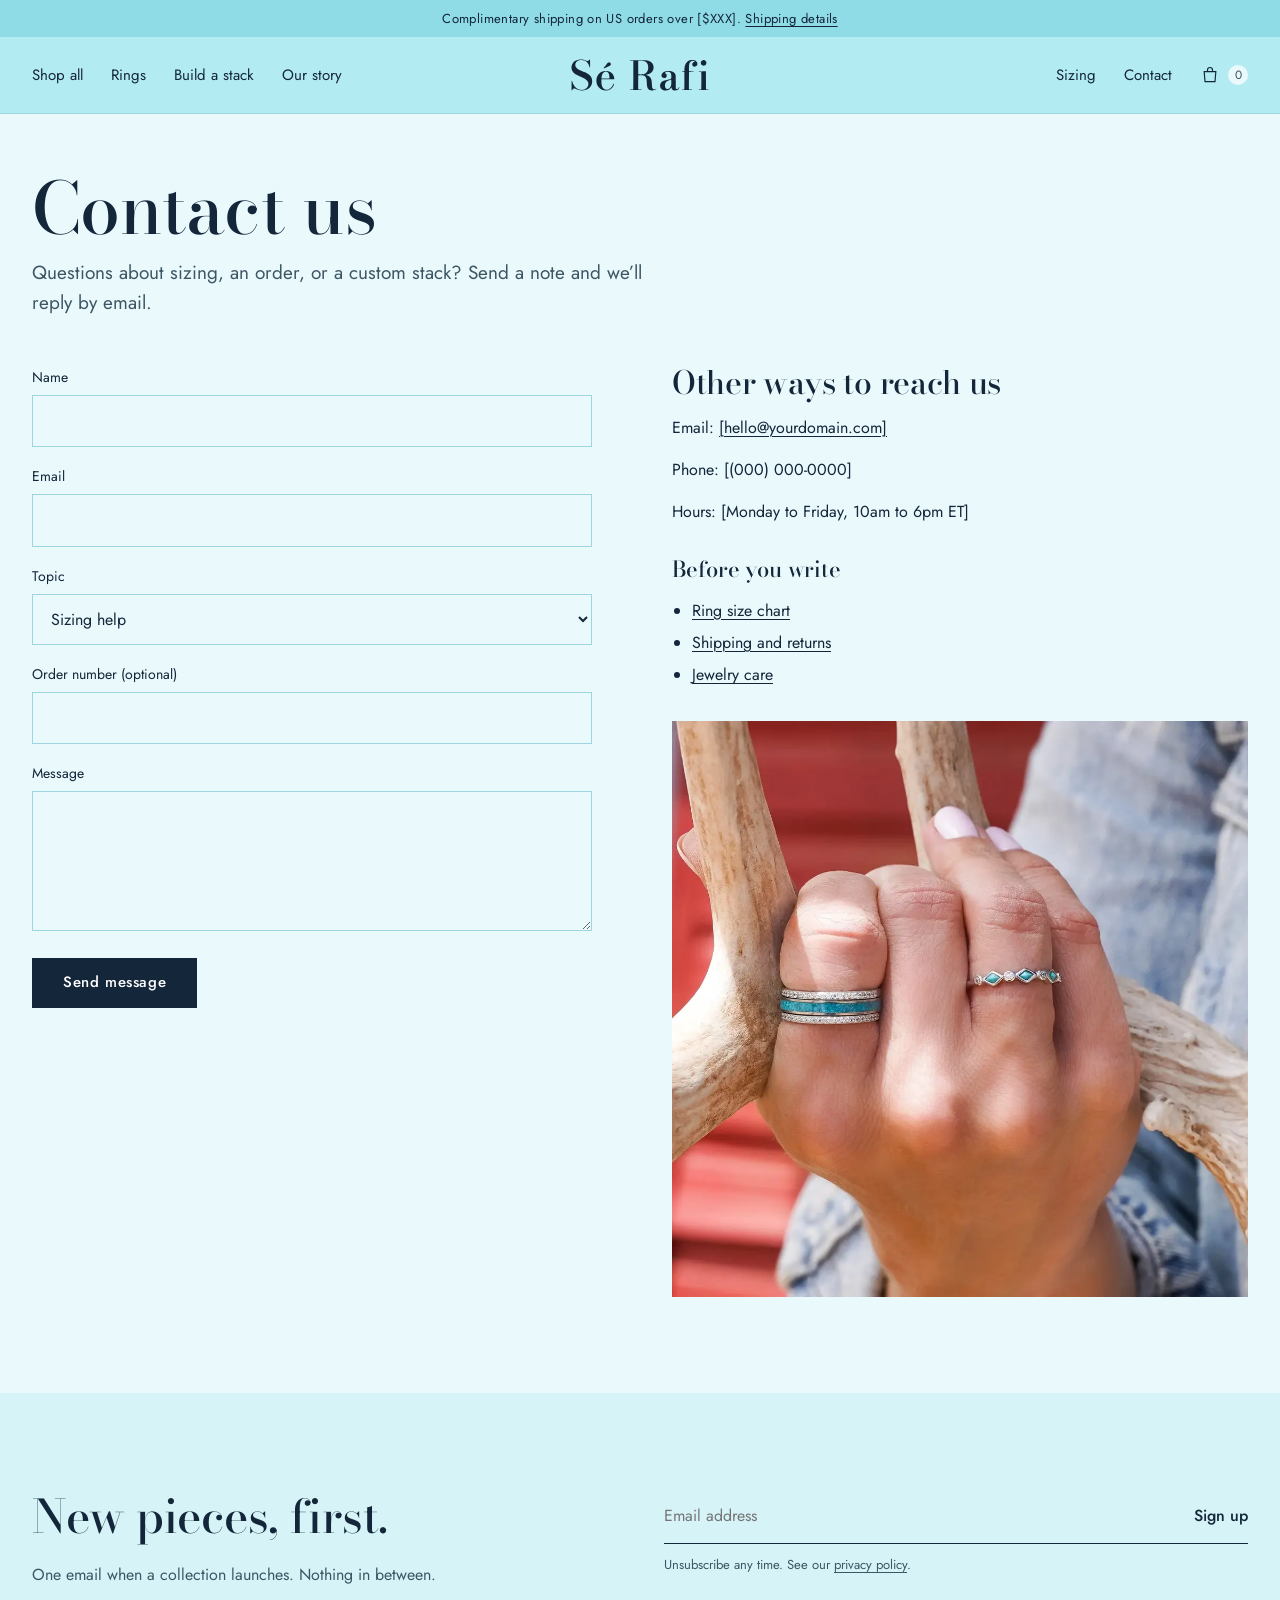
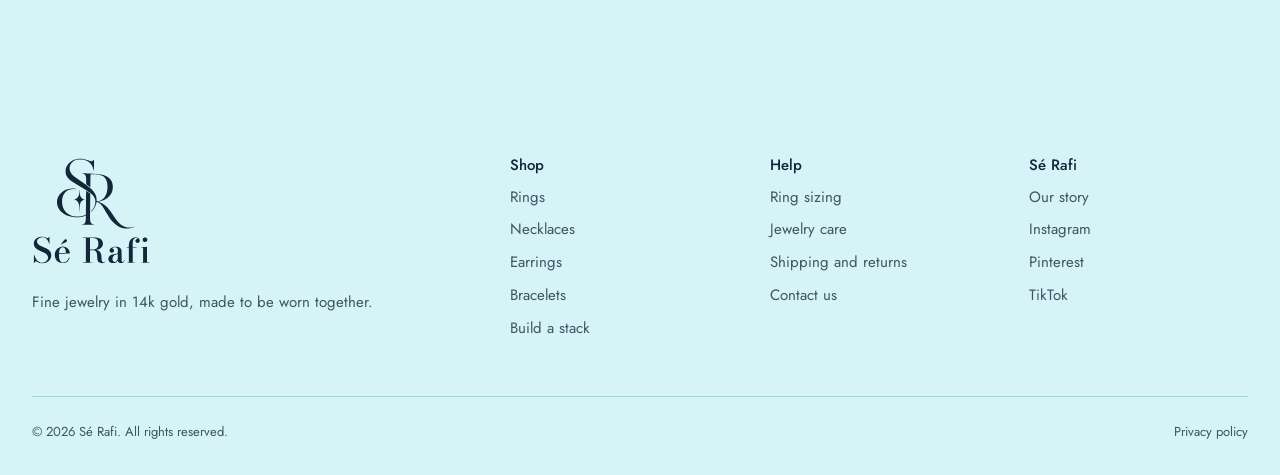
<file: contact/index.html>
<!doctype html>
<html lang="en">
<head>
<meta charset="utf-8">
<meta name="viewport" content="width=device-width, initial-scale=1">
<title>Contact | Sé Rafi</title>
<meta name="description" content="Contact Sé Rafi about ring sizing, orders, ring sizers and custom stacks.">
<meta name="robots" content="index, follow, max-image-preview:large">
<link rel="canonical" href="https://bhaleyart.github.io/serafi/contact/">
<meta name="theme-color" content="#B3EBF2">
<meta property="og:type" content="website">
<meta property="og:site_name" content="Sé Rafi">
<meta property="og:locale" content="en_US">
<meta property="og:title" content="Contact | Sé Rafi">
<meta property="og:description" content="Contact Sé Rafi about ring sizing, orders, ring sizers and custom stacks.">
<meta property="og:url" content="https://bhaleyart.github.io/serafi/contact/">
<meta property="og:image" content="https://bhaleyart.github.io/serafi/assets/og-image.png">
<meta property="og:image:width" content="1200">
<meta property="og:image:height" content="630">
<meta property="og:image:alt" content="A stack of gold and diamond rings on a porcelain hand form">
<meta name="twitter:card" content="summary_large_image">
<meta name="twitter:title" content="Contact | Sé Rafi">
<meta name="twitter:description" content="Contact Sé Rafi about ring sizing, orders, ring sizers and custom stacks.">
<meta name="twitter:image" content="https://bhaleyart.github.io/serafi/assets/og-image.png">
<link rel="icon" href="../favicon.ico" sizes="any">
<link rel="icon" href="../assets/favicon.svg" type="image/svg+xml">
<link rel="apple-touch-icon" href="../assets/apple-touch-icon.png">
<link rel="manifest" href="../site.webmanifest">
<script type="application/ld+json">
{
  "@context": "https://schema.org",
  "@graph": [
    {
      "@type": "JewelryStore",
      "@id": "https://bhaleyart.github.io/serafi/#store",
      "name": "Sé Rafi",
      "url": "https://bhaleyart.github.io/serafi/",
      "logo": "https://bhaleyart.github.io/serafi/assets/logo.png",
      "image": "https://bhaleyart.github.io/serafi/assets/og-image.png",
      "description": "Sé Rafi makes fine stackable rings, necklaces, earrings and bracelets in 14k gold with diamonds and colored stones."
    },
    {
      "@type": "WebSite",
      "@id": "https://bhaleyart.github.io/serafi/#website",
      "name": "Sé Rafi",
      "url": "https://bhaleyart.github.io/serafi/",
      "publisher": {
        "@id": "https://bhaleyart.github.io/serafi/#store"
      }
    },
    {
      "@type": "ContactPage",
      "name": "Contact",
      "url": "https://bhaleyart.github.io/serafi/contact/"
    },
    {
      "@type": "BreadcrumbList",
      "itemListElement": [
        {
          "@type": "ListItem",
          "position": 1,
          "name": "Home",
          "item": "https://bhaleyart.github.io/serafi/"
        },
        {
          "@type": "ListItem",
          "position": 2,
          "name": "Contact",
          "item": "https://bhaleyart.github.io/serafi/contact/"
        }
      ]
    }
  ]
}
</script>
<link rel="preconnect" href="https://fonts.googleapis.com">
<link rel="preconnect" href="https://fonts.gstatic.com" crossorigin>
<link href="https://fonts.googleapis.com/css2?family=Bodoni+Moda:ital,opsz,wght@0,6..96,400..600;1,6..96,400..600&family=Jost:wght@400;500&display=swap" rel="stylesheet">
<link rel="stylesheet" href="../css/style.css">
</head>
<body data-root="../" data-page="contact">
<a class="skip-link" href="#main">Skip to main content</a>
<div class="announce">Complimentary shipping on US orders over [$XXX]. <a href="../care/#shipping">Shipping details</a></div>
<header class="site-header">
  <div class="container">
    <div class="nav-left">
      <button class="nav-toggle" aria-label="Open menu" aria-expanded="false" aria-controls="site-nav">
        <svg viewBox="0 0 24 24" fill="none" stroke="currentColor" stroke-width="1.4" stroke-linecap="round" aria-hidden="true"><path d="M4 7h16M4 12h16M4 17h16"/></svg>
      </button>
      <nav class="nav" id="site-nav" aria-label="Main">
        <a href="../shop/">Shop all</a>
        <a href="../shop/?category=rings">Rings</a>
        <a href="../stack/">Build a stack</a>
        <a href="../about/">Our story</a>
        <a href="../care/" class="only-sm">Sizing and care</a>
        <a href="../contact/" class="only-sm" aria-current="page">Contact</a>
      </nav>
    </div>
    <a class="wordmark" href="../" aria-label="Sé Rafi home"><img src="../assets/logo-wordmark.svg" alt="Sé Rafi" width="160" height="39"></a>
    <div class="nav-right">
      <a class="hide-sm" href="../care/#sizing">Sizing</a>
      <a class="hide-sm" href="../contact/">Contact</a>
      <button type="button" class="bag-btn" data-open-bag aria-controls="bag"><svg viewBox="0 0 24 24" fill="none" stroke="currentColor" stroke-width="1.4" aria-hidden="true"><path d="M5 8h14l-1 12H6L5 8z"/><path d="M9 8V6a3 3 0 0 1 6 0v2"/></svg><span class="visually-hidden">Open bag,</span><span class="bag-count" data-empty>0</span><span class="visually-hidden">items</span></button>
    </div>
  </div>
</header>

<main id="main" tabindex="-1">

  <div class="container">
    <div class="page-head"><h1>Contact us</h1><p class="lead">Questions about sizing, an order, or a custom stack? Send a note and we&rsquo;ll reply by email.</p></div>
    <div class="two-col" style="padding-bottom:96px">
      <div>
        <form class="form" action="https://formspree.io/f/YOUR_FORM_ID" method="post" data-placeholder-form>
          <div class="field"><label for="c-name">Name</label><input id="c-name" name="name" autocomplete="name" required></div>
          <div class="field"><label for="c-email">Email</label><input id="c-email" type="email" name="email" autocomplete="email" required></div>
          <div class="field"><label for="c-topic">Topic</label>
            <select id="c-topic" name="topic">
              <option>Sizing help</option><option>Order question</option><option>Request a ring sizer</option><option>Custom or engraving</option><option>Something else</option>
            </select></div>
          <div class="field"><label for="c-order">Order number (optional)</label><input id="c-order" name="order"></div>
          <div class="field"><label for="c-msg">Message</label><textarea id="c-msg" name="message" required></textarea></div>
          <div><button type="submit" class="btn">Send message</button></div>
          <p class="form-note" data-form-note></p>
        </form>
      </div>
      <div class="prose">
        <h2 style="margin-top:0">Other ways to reach us</h2>
        <p>Email: <a href="mailto:hello@serafi.example">[hello@yourdomain.com]</a></p>
        <p>Phone: [(000) 000-0000]</p>
        <p>Hours: [Monday to Friday, 10am to 6pm ET]</p>
        <h3>Before you write</h3>
        <ul>
          <li><a href="../care/#sizing">Ring size chart</a></li>
          <li><a href="../care/#shipping">Shipping and returns</a></li>
          <li><a href="../care/#care">Jewelry care</a></li>
        </ul>
        <div class="photo contact-photo"><img src="../assets/img/turquoise-silver-bands.webp" alt="Silver pavé and turquoise bands on a hand holding an antler" loading="lazy"></div>
      </div>
    </div>
  </div>

</main>

<section class="section section--mist" aria-labelledby="news-h">
  <div class="container newsletter">
    <div>
      <h2 id="news-h">New pieces, first.</h2>
      <p class="muted" style="margin:0">One email when a collection launches. Nothing in between.</p>
    </div>
    <div>
      <form class="inline-form" action="https://formspree.io/f/YOUR_FORM_ID" method="post" data-placeholder-form>
        <label class="visually-hidden" for="news-email">Email address</label>
        <input id="news-email" type="email" name="email" placeholder="Email address" autocomplete="email" required>
        <button type="submit">Sign up</button>
      </form>
      <p class="form-note" data-form-note>Unsubscribe any time. See our <a href="../privacy/">privacy policy</a>.</p>
    </div>
  </div>
</section>

<footer class="site-footer">
  <div class="container">
    <div class="footer-grid">
      <div>
        <a class="footer-logo" href="../"><img src="../assets/logo-lockup.svg" alt="Sé Rafi" width="120" height="108" loading="lazy"></a>
        <p class="muted" style="max-width:24em">Fine jewelry in 14k gold, made to be worn together.</p>
      </div>
      <div>
        <h3>Shop</h3>
        <ul>
          <li><a href="../shop/?category=rings">Rings</a></li>
          <li><a href="../shop/?category=necklaces">Necklaces</a></li>
          <li><a href="../shop/?category=earrings">Earrings</a></li>
          <li><a href="../shop/?category=bracelets">Bracelets</a></li>
          <li><a href="../stack/">Build a stack</a></li>
        </ul>
      </div>
      <div>
        <h3>Help</h3>
        <ul>
          <li><a href="../care/#sizing">Ring sizing</a></li>
          <li><a href="../care/#care">Jewelry care</a></li>
          <li><a href="../care/#shipping">Shipping and returns</a></li>
          <li><a href="../contact/">Contact us</a></li>
        </ul>
      </div>
      <div>
        <h3>Sé Rafi</h3>
        <ul>
          <li><a href="../about/">Our story</a></li>
          <li><a href="#">Instagram</a></li>
          <li><a href="#">Pinterest</a></li>
          <li><a href="#">TikTok</a></li>
        </ul>
      </div>
    </div>
    <div class="footer-base">
      <span>&copy; <span data-year>2026</span> Sé Rafi. All rights reserved.</span>
      <a href="../privacy/">Privacy policy</a>
    </div>
  </div>
</footer>

<div class="drawer-scrim" data-close-bag></div>
<aside class="drawer" id="bag" aria-hidden="true" aria-labelledby="bag-h" role="dialog" aria-modal="true">
  <div class="drawer-head">
    <h2 id="bag-h">Your bag</h2>
    <button type="button" class="icon-btn" data-close-bag aria-label="Close bag"><svg viewBox="0 0 16 16" fill="none" stroke="currentColor" stroke-width="1.5" aria-hidden="true"><path d="M3.5 3.5l9 9M12.5 3.5l-9 9"/></svg></button>
  </div>
  <div class="drawer-body"></div>
  <div class="drawer-foot" hidden>
    <div class="total"><span>Subtotal</span><span data-subtotal></span></div>
    <p class="small muted" style="margin:0">Shipping and taxes are calculated at checkout.</p>
    <button type="button" class="btn btn--block" data-checkout>Check out</button>
    <p class="demo-note" data-demo-note hidden>This is a demo store. Checkout opens once the Shopify store is connected.</p>
  </div>
</aside>

<script src="../js/config.js"></script>
<script src="../js/art.js"></script>
<script src="../js/catalog.js"></script>
<script src="../js/shopify.js"></script>
<script src="../js/main.js"></script>
</body>
</html>
</file>
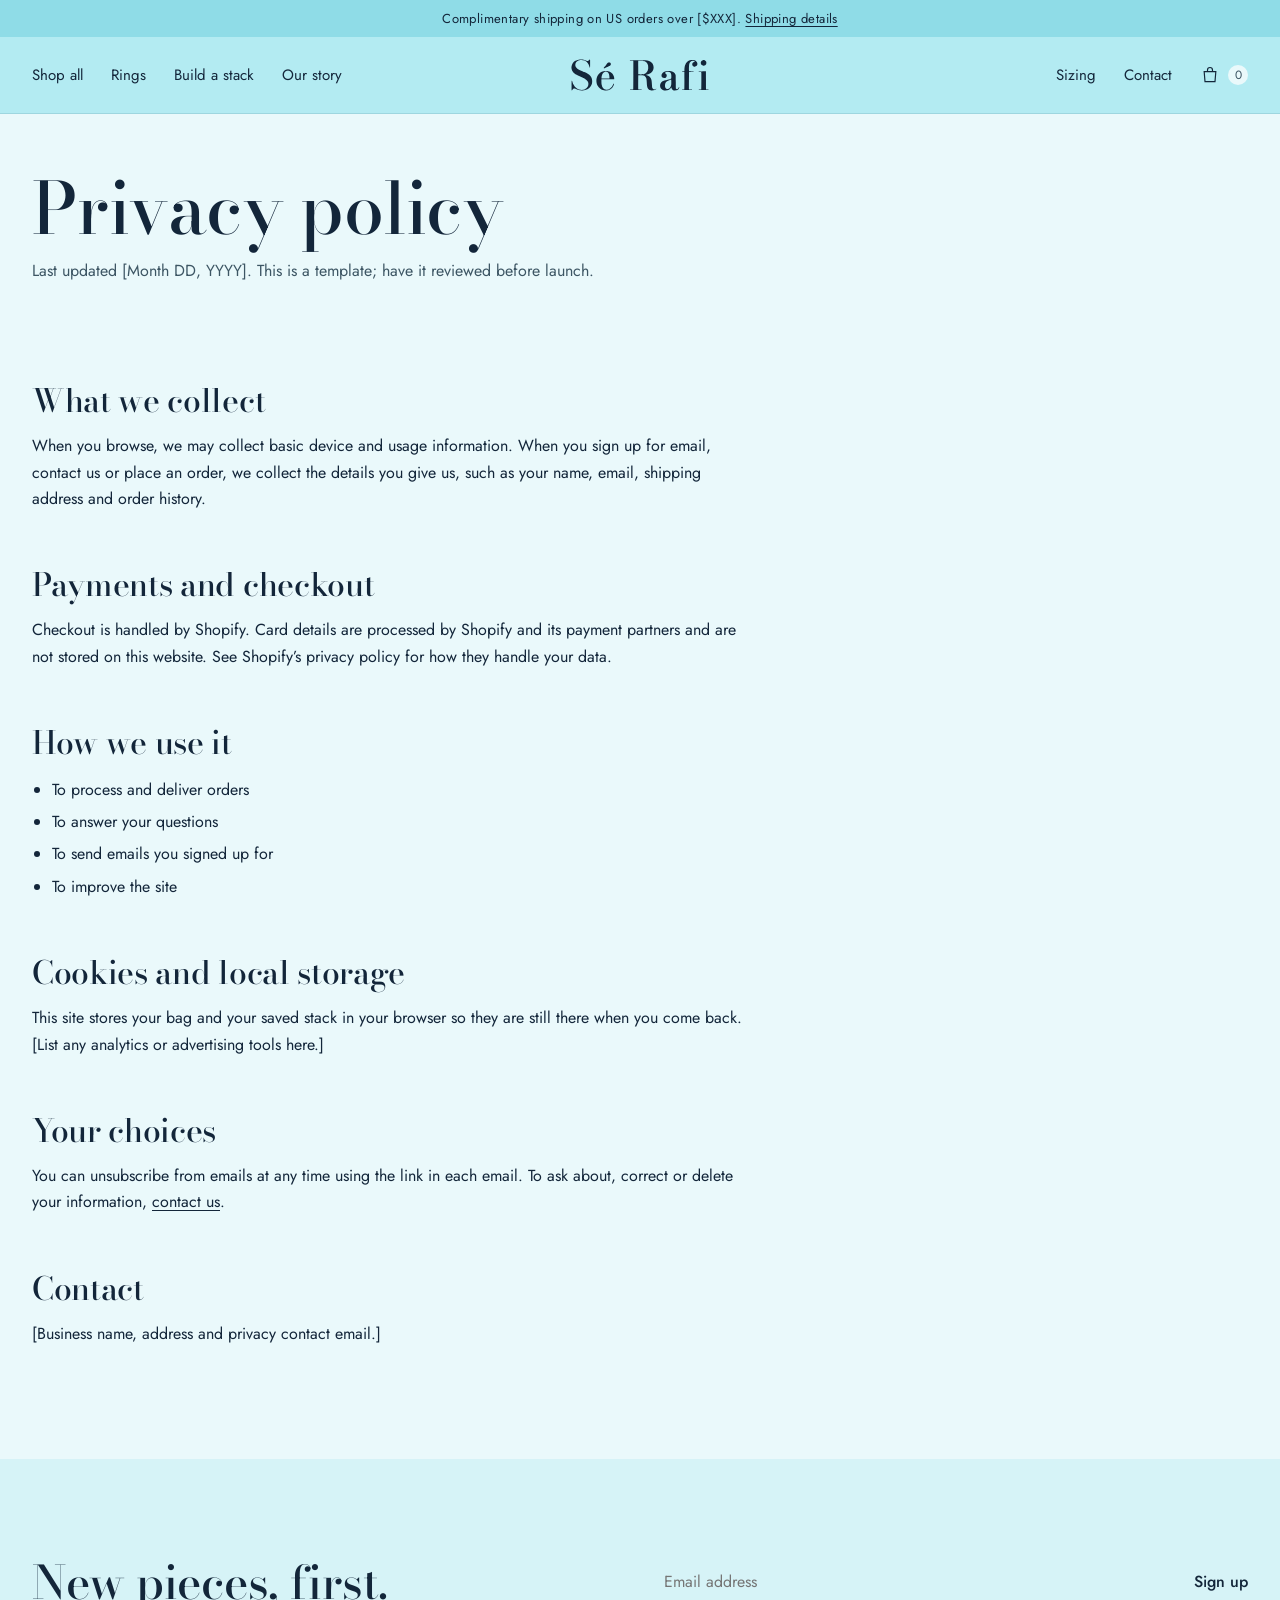
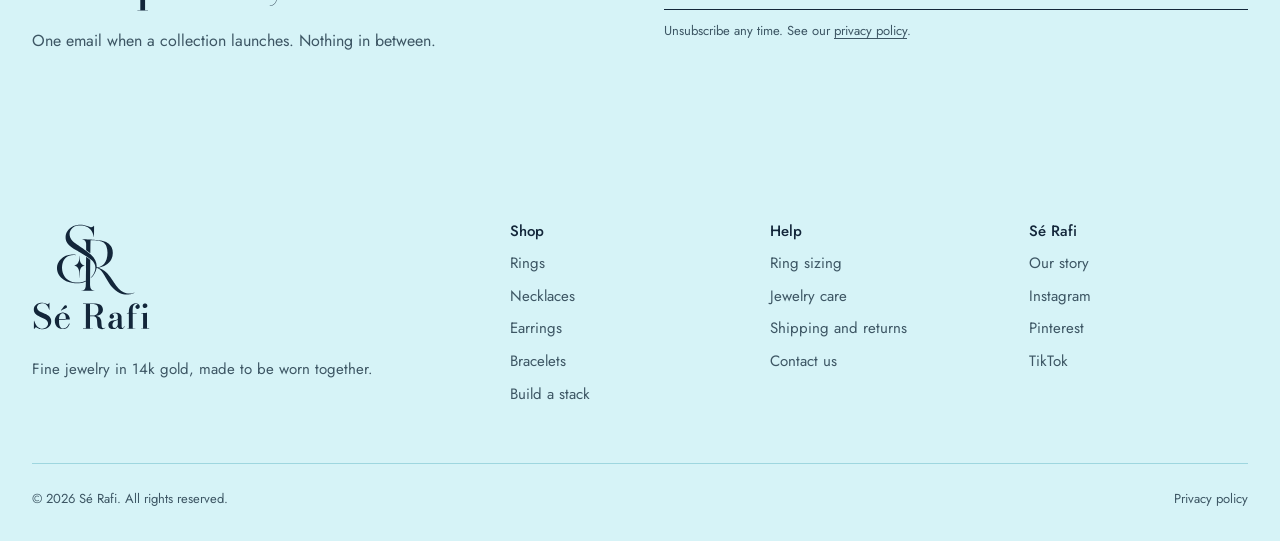
<file: privacy/index.html>
<!doctype html>
<html lang="en">
<head>
<meta charset="utf-8">
<meta name="viewport" content="width=device-width, initial-scale=1">
<title>Privacy Policy | Sé Rafi</title>
<meta name="description" content="How Sé Rafi collects, uses and protects your information.">
<meta name="robots" content="index, follow, max-image-preview:large">
<link rel="canonical" href="https://bhaleyart.github.io/serafi/privacy/">
<meta name="theme-color" content="#B3EBF2">
<meta property="og:type" content="website">
<meta property="og:site_name" content="Sé Rafi">
<meta property="og:locale" content="en_US">
<meta property="og:title" content="Privacy Policy | Sé Rafi">
<meta property="og:description" content="How Sé Rafi collects, uses and protects your information.">
<meta property="og:url" content="https://bhaleyart.github.io/serafi/privacy/">
<meta property="og:image" content="https://bhaleyart.github.io/serafi/assets/og-image.png">
<meta property="og:image:width" content="1200">
<meta property="og:image:height" content="630">
<meta property="og:image:alt" content="A stack of gold and diamond rings on a porcelain hand form">
<meta name="twitter:card" content="summary_large_image">
<meta name="twitter:title" content="Privacy Policy | Sé Rafi">
<meta name="twitter:description" content="How Sé Rafi collects, uses and protects your information.">
<meta name="twitter:image" content="https://bhaleyart.github.io/serafi/assets/og-image.png">
<link rel="icon" href="../favicon.ico" sizes="any">
<link rel="icon" href="../assets/favicon.svg" type="image/svg+xml">
<link rel="apple-touch-icon" href="../assets/apple-touch-icon.png">
<link rel="manifest" href="../site.webmanifest">
<script type="application/ld+json">
{
  "@context": "https://schema.org",
  "@graph": [
    {
      "@type": "JewelryStore",
      "@id": "https://bhaleyart.github.io/serafi/#store",
      "name": "Sé Rafi",
      "url": "https://bhaleyart.github.io/serafi/",
      "logo": "https://bhaleyart.github.io/serafi/assets/logo.png",
      "image": "https://bhaleyart.github.io/serafi/assets/og-image.png",
      "description": "Sé Rafi makes fine stackable rings, necklaces, earrings and bracelets in 14k gold with diamonds and colored stones."
    },
    {
      "@type": "WebSite",
      "@id": "https://bhaleyart.github.io/serafi/#website",
      "name": "Sé Rafi",
      "url": "https://bhaleyart.github.io/serafi/",
      "publisher": {
        "@id": "https://bhaleyart.github.io/serafi/#store"
      }
    },
    {
      "@type": "BreadcrumbList",
      "itemListElement": [
        {
          "@type": "ListItem",
          "position": 1,
          "name": "Home",
          "item": "https://bhaleyart.github.io/serafi/"
        },
        {
          "@type": "ListItem",
          "position": 2,
          "name": "Privacy policy",
          "item": "https://bhaleyart.github.io/serafi/privacy/"
        }
      ]
    }
  ]
}
</script>
<link rel="preconnect" href="https://fonts.googleapis.com">
<link rel="preconnect" href="https://fonts.gstatic.com" crossorigin>
<link href="https://fonts.googleapis.com/css2?family=Bodoni+Moda:ital,opsz,wght@0,6..96,400..600;1,6..96,400..600&family=Jost:wght@400;500&display=swap" rel="stylesheet">
<link rel="stylesheet" href="../css/style.css">
</head>
<body data-root="../" data-page="privacy">
<a class="skip-link" href="#main">Skip to main content</a>
<div class="announce">Complimentary shipping on US orders over [$XXX]. <a href="../care/#shipping">Shipping details</a></div>
<header class="site-header">
  <div class="container">
    <div class="nav-left">
      <button class="nav-toggle" aria-label="Open menu" aria-expanded="false" aria-controls="site-nav">
        <svg viewBox="0 0 24 24" fill="none" stroke="currentColor" stroke-width="1.4" stroke-linecap="round" aria-hidden="true"><path d="M4 7h16M4 12h16M4 17h16"/></svg>
      </button>
      <nav class="nav" id="site-nav" aria-label="Main">
        <a href="../shop/">Shop all</a>
        <a href="../shop/?category=rings">Rings</a>
        <a href="../stack/">Build a stack</a>
        <a href="../about/">Our story</a>
        <a href="../care/" class="only-sm">Sizing and care</a>
        <a href="../contact/" class="only-sm">Contact</a>
      </nav>
    </div>
    <a class="wordmark" href="../" aria-label="Sé Rafi home"><img src="../assets/logo-wordmark.svg" alt="Sé Rafi" width="160" height="39"></a>
    <div class="nav-right">
      <a class="hide-sm" href="../care/#sizing">Sizing</a>
      <a class="hide-sm" href="../contact/">Contact</a>
      <button type="button" class="bag-btn" data-open-bag aria-controls="bag"><svg viewBox="0 0 24 24" fill="none" stroke="currentColor" stroke-width="1.4" aria-hidden="true"><path d="M5 8h14l-1 12H6L5 8z"/><path d="M9 8V6a3 3 0 0 1 6 0v2"/></svg><span class="visually-hidden">Open bag,</span><span class="bag-count" data-empty>0</span><span class="visually-hidden">items</span></button>
    </div>
  </div>
</header>

<main id="main" tabindex="-1">

  <div class="container">
    <div class="page-head"><h1>Privacy policy</h1><p class="muted">Last updated [Month DD, YYYY]. This is a template; have it reviewed before launch.</p></div>
    <div class="prose" style="padding-bottom:96px">
      <h2>What we collect</h2>
      <p>When you browse, we may collect basic device and usage information. When you sign up for email, contact us or place an order, we collect the details you give us, such as your name, email, shipping address and order history.</p>
      <h2>Payments and checkout</h2>
      <p>Checkout is handled by Shopify. Card details are processed by Shopify and its payment partners and are not stored on this website. See Shopify&rsquo;s privacy policy for how they handle your data.</p>
      <h2>How we use it</h2>
      <ul><li>To process and deliver orders</li><li>To answer your questions</li><li>To send emails you signed up for</li><li>To improve the site</li></ul>
      <h2>Cookies and local storage</h2>
      <p>This site stores your bag and your saved stack in your browser so they are still there when you come back. [List any analytics or advertising tools here.]</p>
      <h2>Your choices</h2>
      <p>You can unsubscribe from emails at any time using the link in each email. To ask about, correct or delete your information, <a href="../contact/">contact us</a>.</p>
      <h2>Contact</h2>
      <p>[Business name, address and privacy contact email.]</p>
    </div>
  </div>

</main>

<section class="section section--mist" aria-labelledby="news-h">
  <div class="container newsletter">
    <div>
      <h2 id="news-h">New pieces, first.</h2>
      <p class="muted" style="margin:0">One email when a collection launches. Nothing in between.</p>
    </div>
    <div>
      <form class="inline-form" action="https://formspree.io/f/YOUR_FORM_ID" method="post" data-placeholder-form>
        <label class="visually-hidden" for="news-email">Email address</label>
        <input id="news-email" type="email" name="email" placeholder="Email address" autocomplete="email" required>
        <button type="submit">Sign up</button>
      </form>
      <p class="form-note" data-form-note>Unsubscribe any time. See our <a href="../privacy/">privacy policy</a>.</p>
    </div>
  </div>
</section>

<footer class="site-footer">
  <div class="container">
    <div class="footer-grid">
      <div>
        <a class="footer-logo" href="../"><img src="../assets/logo-lockup.svg" alt="Sé Rafi" width="120" height="108" loading="lazy"></a>
        <p class="muted" style="max-width:24em">Fine jewelry in 14k gold, made to be worn together.</p>
      </div>
      <div>
        <h3>Shop</h3>
        <ul>
          <li><a href="../shop/?category=rings">Rings</a></li>
          <li><a href="../shop/?category=necklaces">Necklaces</a></li>
          <li><a href="../shop/?category=earrings">Earrings</a></li>
          <li><a href="../shop/?category=bracelets">Bracelets</a></li>
          <li><a href="../stack/">Build a stack</a></li>
        </ul>
      </div>
      <div>
        <h3>Help</h3>
        <ul>
          <li><a href="../care/#sizing">Ring sizing</a></li>
          <li><a href="../care/#care">Jewelry care</a></li>
          <li><a href="../care/#shipping">Shipping and returns</a></li>
          <li><a href="../contact/">Contact us</a></li>
        </ul>
      </div>
      <div>
        <h3>Sé Rafi</h3>
        <ul>
          <li><a href="../about/">Our story</a></li>
          <li><a href="#">Instagram</a></li>
          <li><a href="#">Pinterest</a></li>
          <li><a href="#">TikTok</a></li>
        </ul>
      </div>
    </div>
    <div class="footer-base">
      <span>&copy; <span data-year>2026</span> Sé Rafi. All rights reserved.</span>
      <a href="../privacy/">Privacy policy</a>
    </div>
  </div>
</footer>

<div class="drawer-scrim" data-close-bag></div>
<aside class="drawer" id="bag" aria-hidden="true" aria-labelledby="bag-h" role="dialog" aria-modal="true">
  <div class="drawer-head">
    <h2 id="bag-h">Your bag</h2>
    <button type="button" class="icon-btn" data-close-bag aria-label="Close bag"><svg viewBox="0 0 16 16" fill="none" stroke="currentColor" stroke-width="1.5" aria-hidden="true"><path d="M3.5 3.5l9 9M12.5 3.5l-9 9"/></svg></button>
  </div>
  <div class="drawer-body"></div>
  <div class="drawer-foot" hidden>
    <div class="total"><span>Subtotal</span><span data-subtotal></span></div>
    <p class="small muted" style="margin:0">Shipping and taxes are calculated at checkout.</p>
    <button type="button" class="btn btn--block" data-checkout>Check out</button>
    <p class="demo-note" data-demo-note hidden>This is a demo store. Checkout opens once the Shopify store is connected.</p>
  </div>
</aside>

<script src="../js/config.js"></script>
<script src="../js/art.js"></script>
<script src="../js/catalog.js"></script>
<script src="../js/shopify.js"></script>
<script src="../js/main.js"></script>
</body>
</html>
</file>
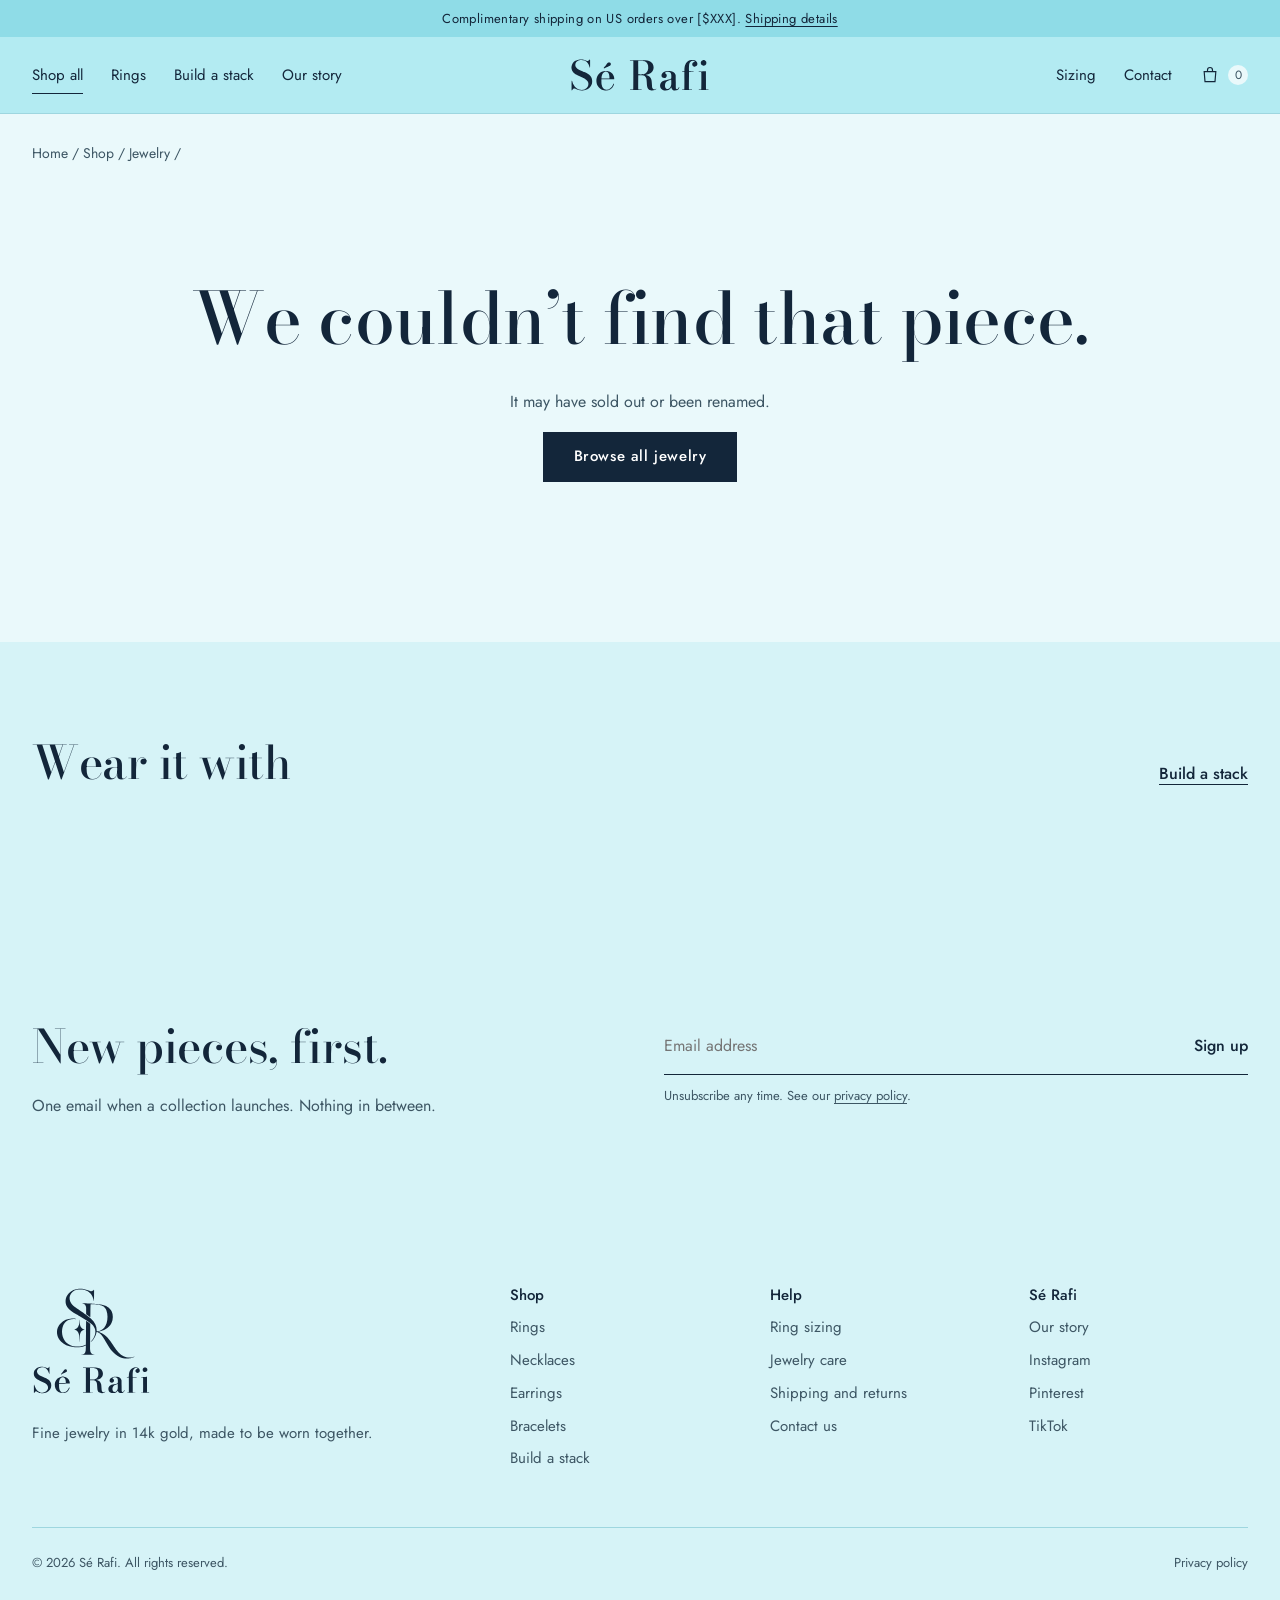
<file: product/index.html>
<!doctype html>
<html lang="en">
<head>
<meta charset="utf-8">
<meta name="viewport" content="width=device-width, initial-scale=1">
<title>Jewelry | Sé Rafi</title>
<meta name="description" content="Sé Rafi makes fine stackable rings, necklaces, earrings and bracelets in 14k gold with diamonds and colored stones.">
<meta name="robots" content="index, follow, max-image-preview:large">
<link rel="canonical" href="https://bhaleyart.github.io/serafi/product/">
<meta name="theme-color" content="#B3EBF2">
<meta property="og:type" content="website">
<meta property="og:site_name" content="Sé Rafi">
<meta property="og:locale" content="en_US">
<meta property="og:title" content="Jewelry | Sé Rafi">
<meta property="og:description" content="Sé Rafi makes fine stackable rings, necklaces, earrings and bracelets in 14k gold with diamonds and colored stones.">
<meta property="og:url" content="https://bhaleyart.github.io/serafi/product/">
<meta property="og:image" content="https://bhaleyart.github.io/serafi/assets/og-image.png">
<meta property="og:image:width" content="1200">
<meta property="og:image:height" content="630">
<meta property="og:image:alt" content="A stack of gold and diamond rings on a porcelain hand form">
<meta name="twitter:card" content="summary_large_image">
<meta name="twitter:title" content="Jewelry | Sé Rafi">
<meta name="twitter:description" content="Sé Rafi makes fine stackable rings, necklaces, earrings and bracelets in 14k gold with diamonds and colored stones.">
<meta name="twitter:image" content="https://bhaleyart.github.io/serafi/assets/og-image.png">
<link rel="icon" href="../favicon.ico" sizes="any">
<link rel="icon" href="../assets/favicon.svg" type="image/svg+xml">
<link rel="apple-touch-icon" href="../assets/apple-touch-icon.png">
<link rel="manifest" href="../site.webmanifest">
<script type="application/ld+json">
{
  "@context": "https://schema.org",
  "@graph": [
    {
      "@type": "JewelryStore",
      "@id": "https://bhaleyart.github.io/serafi/#store",
      "name": "Sé Rafi",
      "url": "https://bhaleyart.github.io/serafi/",
      "logo": "https://bhaleyart.github.io/serafi/assets/logo.png",
      "image": "https://bhaleyart.github.io/serafi/assets/og-image.png",
      "description": "Sé Rafi makes fine stackable rings, necklaces, earrings and bracelets in 14k gold with diamonds and colored stones."
    },
    {
      "@type": "WebSite",
      "@id": "https://bhaleyart.github.io/serafi/#website",
      "name": "Sé Rafi",
      "url": "https://bhaleyart.github.io/serafi/",
      "publisher": {
        "@id": "https://bhaleyart.github.io/serafi/#store"
      }
    }
  ]
}
</script>
<link rel="preconnect" href="https://fonts.googleapis.com">
<link rel="preconnect" href="https://fonts.gstatic.com" crossorigin>
<link href="https://fonts.googleapis.com/css2?family=Bodoni+Moda:ital,opsz,wght@0,6..96,400..600;1,6..96,400..600&family=Jost:wght@400;500&display=swap" rel="stylesheet">
<link rel="stylesheet" href="../css/style.css">
</head>
<body data-root="../" data-page="product">
<a class="skip-link" href="#main">Skip to main content</a>
<div class="announce">Complimentary shipping on US orders over [$XXX]. <a href="../care/#shipping">Shipping details</a></div>
<header class="site-header">
  <div class="container">
    <div class="nav-left">
      <button class="nav-toggle" aria-label="Open menu" aria-expanded="false" aria-controls="site-nav">
        <svg viewBox="0 0 24 24" fill="none" stroke="currentColor" stroke-width="1.4" stroke-linecap="round" aria-hidden="true"><path d="M4 7h16M4 12h16M4 17h16"/></svg>
      </button>
      <nav class="nav" id="site-nav" aria-label="Main">
        <a href="../shop/" aria-current="page">Shop all</a>
        <a href="../shop/?category=rings">Rings</a>
        <a href="../stack/">Build a stack</a>
        <a href="../about/">Our story</a>
        <a href="../care/" class="only-sm">Sizing and care</a>
        <a href="../contact/" class="only-sm">Contact</a>
      </nav>
    </div>
    <a class="wordmark" href="../" aria-label="Sé Rafi home"><img src="../assets/logo-wordmark.svg" alt="Sé Rafi" width="160" height="39"></a>
    <div class="nav-right">
      <a class="hide-sm" href="../care/#sizing">Sizing</a>
      <a class="hide-sm" href="../contact/">Contact</a>
      <button type="button" class="bag-btn" data-open-bag aria-controls="bag"><svg viewBox="0 0 24 24" fill="none" stroke="currentColor" stroke-width="1.4" aria-hidden="true"><path d="M5 8h14l-1 12H6L5 8z"/><path d="M9 8V6a3 3 0 0 1 6 0v2"/></svg><span class="visually-hidden">Open bag,</span><span class="bag-count" data-empty>0</span><span class="visually-hidden">items</span></button>
    </div>
  </div>
</header>

<main id="main" tabindex="-1">

  <div class="container">
    <nav class="crumbs" aria-label="Breadcrumb" style="padding-top:28px"><a href="../">Home</a> / <a href="../shop/">Shop</a> / <a data-crumb-cat href="../shop/">Jewelry</a> / <span data-crumb-title aria-current="page"></span></nav>
    <div class="pdp" data-pdp>
      <div class="gallery">
        <div class="gallery-main"><img alt=""></div>
        <div class="thumbs"></div>
      </div>
      <div class="pdp-info"><p class="muted">Loading&hellip;</p></div>
    </div>
  </div>
  <section class="section section--mist" aria-labelledby="pair-h">
    <div class="container">
      <div class="section-head"><h2 id="pair-h">Wear it with</h2><a class="text-link" href="../stack/">Build a stack</a></div>
      <div class="product-grid" data-grid="pairs"></div>
    </div>
  </section>

</main>

<section class="section section--mist" aria-labelledby="news-h">
  <div class="container newsletter">
    <div>
      <h2 id="news-h">New pieces, first.</h2>
      <p class="muted" style="margin:0">One email when a collection launches. Nothing in between.</p>
    </div>
    <div>
      <form class="inline-form" action="https://formspree.io/f/YOUR_FORM_ID" method="post" data-placeholder-form>
        <label class="visually-hidden" for="news-email">Email address</label>
        <input id="news-email" type="email" name="email" placeholder="Email address" autocomplete="email" required>
        <button type="submit">Sign up</button>
      </form>
      <p class="form-note" data-form-note>Unsubscribe any time. See our <a href="../privacy/">privacy policy</a>.</p>
    </div>
  </div>
</section>

<footer class="site-footer">
  <div class="container">
    <div class="footer-grid">
      <div>
        <a class="footer-logo" href="../"><img src="../assets/logo-lockup.svg" alt="Sé Rafi" width="120" height="108" loading="lazy"></a>
        <p class="muted" style="max-width:24em">Fine jewelry in 14k gold, made to be worn together.</p>
      </div>
      <div>
        <h3>Shop</h3>
        <ul>
          <li><a href="../shop/?category=rings">Rings</a></li>
          <li><a href="../shop/?category=necklaces">Necklaces</a></li>
          <li><a href="../shop/?category=earrings">Earrings</a></li>
          <li><a href="../shop/?category=bracelets">Bracelets</a></li>
          <li><a href="../stack/">Build a stack</a></li>
        </ul>
      </div>
      <div>
        <h3>Help</h3>
        <ul>
          <li><a href="../care/#sizing">Ring sizing</a></li>
          <li><a href="../care/#care">Jewelry care</a></li>
          <li><a href="../care/#shipping">Shipping and returns</a></li>
          <li><a href="../contact/">Contact us</a></li>
        </ul>
      </div>
      <div>
        <h3>Sé Rafi</h3>
        <ul>
          <li><a href="../about/">Our story</a></li>
          <li><a href="#">Instagram</a></li>
          <li><a href="#">Pinterest</a></li>
          <li><a href="#">TikTok</a></li>
        </ul>
      </div>
    </div>
    <div class="footer-base">
      <span>&copy; <span data-year>2026</span> Sé Rafi. All rights reserved.</span>
      <a href="../privacy/">Privacy policy</a>
    </div>
  </div>
</footer>

<div class="drawer-scrim" data-close-bag></div>
<aside class="drawer" id="bag" aria-hidden="true" aria-labelledby="bag-h" role="dialog" aria-modal="true">
  <div class="drawer-head">
    <h2 id="bag-h">Your bag</h2>
    <button type="button" class="icon-btn" data-close-bag aria-label="Close bag"><svg viewBox="0 0 16 16" fill="none" stroke="currentColor" stroke-width="1.5" aria-hidden="true"><path d="M3.5 3.5l9 9M12.5 3.5l-9 9"/></svg></button>
  </div>
  <div class="drawer-body"></div>
  <div class="drawer-foot" hidden>
    <div class="total"><span>Subtotal</span><span data-subtotal></span></div>
    <p class="small muted" style="margin:0">Shipping and taxes are calculated at checkout.</p>
    <button type="button" class="btn btn--block" data-checkout>Check out</button>
    <p class="demo-note" data-demo-note hidden>This is a demo store. Checkout opens once the Shopify store is connected.</p>
  </div>
</aside>

<script src="../js/config.js"></script>
<script src="../js/art.js"></script>
<script src="../js/catalog.js"></script>
<script src="../js/shopify.js"></script>
<script src="../js/main.js"></script>
</body>
</html>
</file>
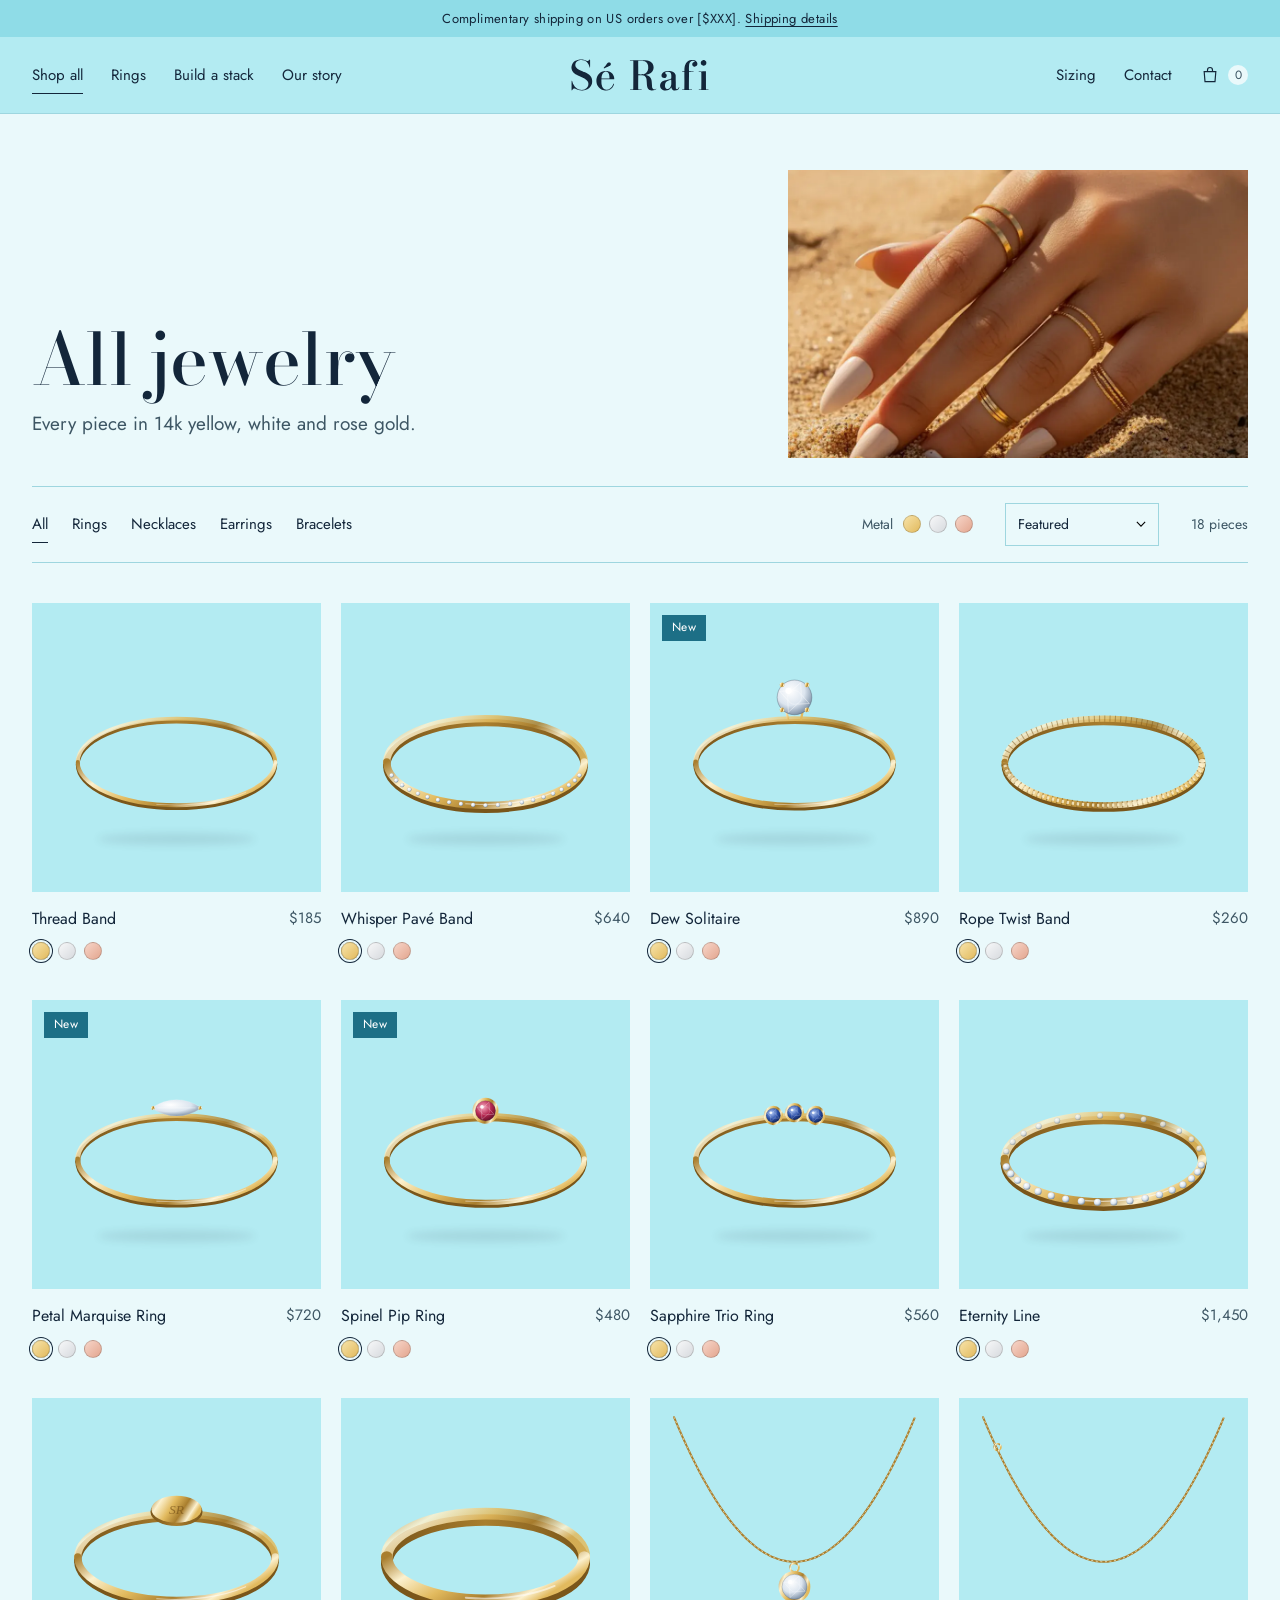
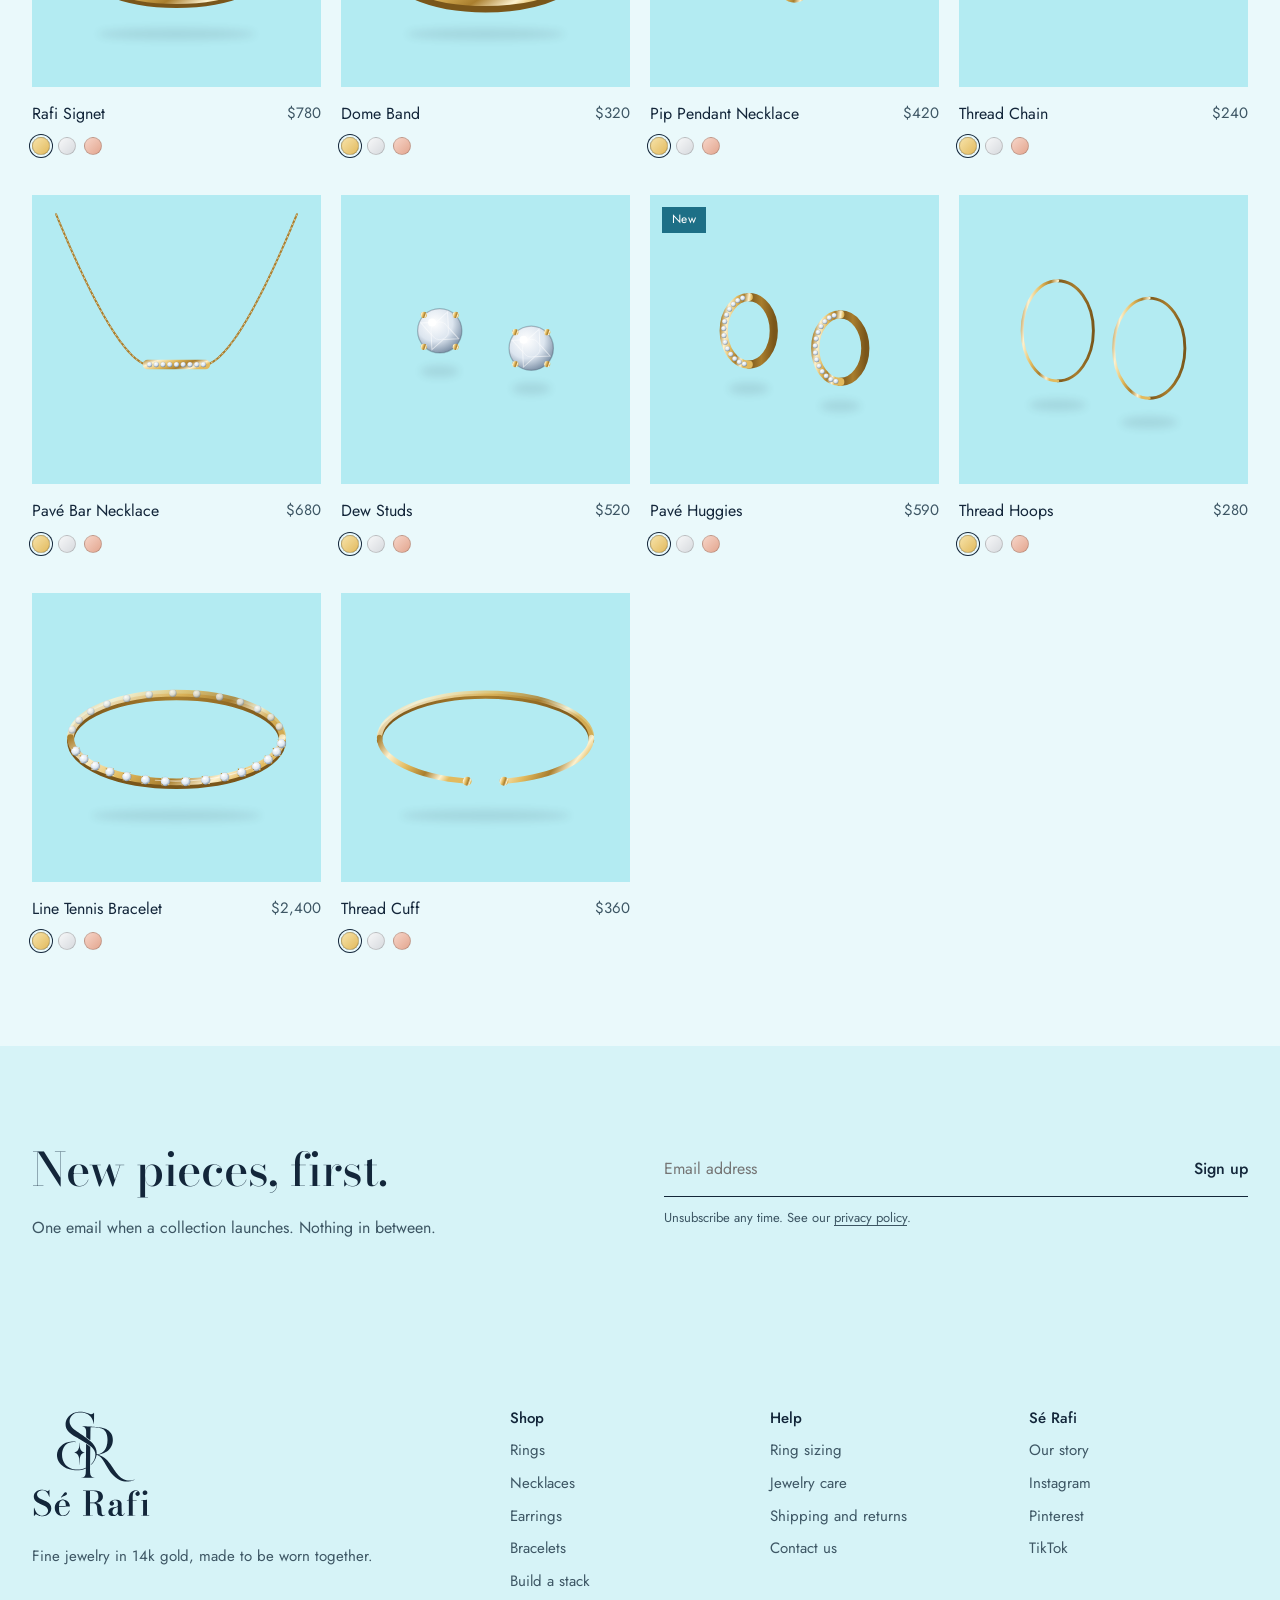
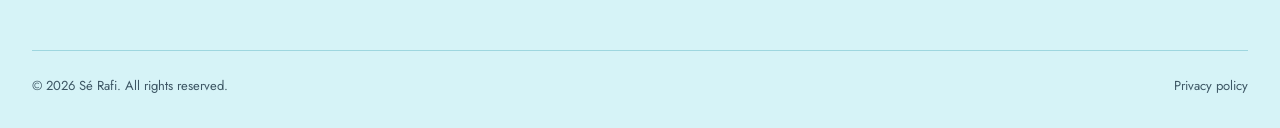
<file: shop/index.html>
<!doctype html>
<html lang="en">
<head>
<meta charset="utf-8">
<meta name="viewport" content="width=device-width, initial-scale=1">
<title>Shop All Jewelry | Sé Rafi</title>
<meta name="description" content="Shop Sé Rafi stackable rings, necklaces, earrings and bracelets in 14k yellow, white and rose gold.">
<meta name="robots" content="index, follow, max-image-preview:large">
<link rel="canonical" href="https://bhaleyart.github.io/serafi/shop/">
<meta name="theme-color" content="#B3EBF2">
<meta property="og:type" content="website">
<meta property="og:site_name" content="Sé Rafi">
<meta property="og:locale" content="en_US">
<meta property="og:title" content="Shop All Jewelry | Sé Rafi">
<meta property="og:description" content="Shop Sé Rafi stackable rings, necklaces, earrings and bracelets in 14k yellow, white and rose gold.">
<meta property="og:url" content="https://bhaleyart.github.io/serafi/shop/">
<meta property="og:image" content="https://bhaleyart.github.io/serafi/assets/og-image.png">
<meta property="og:image:width" content="1200">
<meta property="og:image:height" content="630">
<meta property="og:image:alt" content="A stack of gold and diamond rings on a porcelain hand form">
<meta name="twitter:card" content="summary_large_image">
<meta name="twitter:title" content="Shop All Jewelry | Sé Rafi">
<meta name="twitter:description" content="Shop Sé Rafi stackable rings, necklaces, earrings and bracelets in 14k yellow, white and rose gold.">
<meta name="twitter:image" content="https://bhaleyart.github.io/serafi/assets/og-image.png">
<link rel="icon" href="../favicon.ico" sizes="any">
<link rel="icon" href="../assets/favicon.svg" type="image/svg+xml">
<link rel="apple-touch-icon" href="../assets/apple-touch-icon.png">
<link rel="manifest" href="../site.webmanifest">
<script type="application/ld+json">
{
  "@context": "https://schema.org",
  "@graph": [
    {
      "@type": "JewelryStore",
      "@id": "https://bhaleyart.github.io/serafi/#store",
      "name": "Sé Rafi",
      "url": "https://bhaleyart.github.io/serafi/",
      "logo": "https://bhaleyart.github.io/serafi/assets/logo.png",
      "image": "https://bhaleyart.github.io/serafi/assets/og-image.png",
      "description": "Sé Rafi makes fine stackable rings, necklaces, earrings and bracelets in 14k gold with diamonds and colored stones."
    },
    {
      "@type": "WebSite",
      "@id": "https://bhaleyart.github.io/serafi/#website",
      "name": "Sé Rafi",
      "url": "https://bhaleyart.github.io/serafi/",
      "publisher": {
        "@id": "https://bhaleyart.github.io/serafi/#store"
      }
    },
    {
      "@type": "CollectionPage",
      "name": "Shop all jewelry",
      "url": "https://bhaleyart.github.io/serafi/shop/"
    },
    {
      "@type": "BreadcrumbList",
      "itemListElement": [
        {
          "@type": "ListItem",
          "position": 1,
          "name": "Home",
          "item": "https://bhaleyart.github.io/serafi/"
        },
        {
          "@type": "ListItem",
          "position": 2,
          "name": "Shop",
          "item": "https://bhaleyart.github.io/serafi/shop/"
        }
      ]
    }
  ]
}
</script>
<link rel="preconnect" href="https://fonts.googleapis.com">
<link rel="preconnect" href="https://fonts.gstatic.com" crossorigin>
<link href="https://fonts.googleapis.com/css2?family=Bodoni+Moda:ital,opsz,wght@0,6..96,400..600;1,6..96,400..600&family=Jost:wght@400;500&display=swap" rel="stylesheet">
<link rel="stylesheet" href="../css/style.css">
</head>
<body data-root="../" data-page="shop">
<a class="skip-link" href="#main">Skip to main content</a>
<div class="announce">Complimentary shipping on US orders over [$XXX]. <a href="../care/#shipping">Shipping details</a></div>
<header class="site-header">
  <div class="container">
    <div class="nav-left">
      <button class="nav-toggle" aria-label="Open menu" aria-expanded="false" aria-controls="site-nav">
        <svg viewBox="0 0 24 24" fill="none" stroke="currentColor" stroke-width="1.4" stroke-linecap="round" aria-hidden="true"><path d="M4 7h16M4 12h16M4 17h16"/></svg>
      </button>
      <nav class="nav" id="site-nav" aria-label="Main">
        <a href="../shop/" aria-current="page">Shop all</a>
        <a href="../shop/?category=rings">Rings</a>
        <a href="../stack/">Build a stack</a>
        <a href="../about/">Our story</a>
        <a href="../care/" class="only-sm">Sizing and care</a>
        <a href="../contact/" class="only-sm">Contact</a>
      </nav>
    </div>
    <a class="wordmark" href="../" aria-label="Sé Rafi home"><img src="../assets/logo-wordmark.svg" alt="Sé Rafi" width="160" height="39"></a>
    <div class="nav-right">
      <a class="hide-sm" href="../care/#sizing">Sizing</a>
      <a class="hide-sm" href="../contact/">Contact</a>
      <button type="button" class="bag-btn" data-open-bag aria-controls="bag"><svg viewBox="0 0 24 24" fill="none" stroke="currentColor" stroke-width="1.4" aria-hidden="true"><path d="M5 8h14l-1 12H6L5 8z"/><path d="M9 8V6a3 3 0 0 1 6 0v2"/></svg><span class="visually-hidden">Open bag,</span><span class="bag-count" data-empty>0</span><span class="visually-hidden">items</span></button>
    </div>
  </div>
</header>

<main id="main" tabindex="-1">

  <div class="container">
    <div class="page-head page-head--image">
      <div>
        <h1 data-shop-title>All jewelry</h1>
        <p class="lead">Every piece in 14k yellow, white and rose gold.</p>
      </div>
      <div class="photo"><img src="../assets/img/gold-bands-sand.webp" alt="Thin gold bands stacked on three fingers resting in sand"></div>
    </div>
    <div class="filters">
      <div class="tabs" role="group" aria-label="Category">
        <button type="button" class="tab" data-cat="all">All</button>
        <button type="button" class="tab" data-cat="rings">Rings</button>
        <button type="button" class="tab" data-cat="necklaces">Necklaces</button>
        <button type="button" class="tab" data-cat="earrings">Earrings</button>
        <button type="button" class="tab" data-cat="bracelets">Bracelets</button>
      </div>
      <span class="spacer"></span>
      <div class="filter-metal" role="group" aria-label="Metal">
        <span>Metal</span>
        <div class="swatches">
          <button type="button" class="swatch" data-metal="yellow" data-filter-metal="yellow" aria-label="Yellow gold" title="Yellow gold"></button>
          <button type="button" class="swatch" data-metal="white" data-filter-metal="white" aria-label="White gold" title="White gold"></button>
          <button type="button" class="swatch" data-metal="rose" data-filter-metal="rose" aria-label="Rose gold" title="Rose gold"></button>
        </div>
      </div>
      <label class="visually-hidden" for="sort">Sort by</label>
      <select class="select" id="sort" data-sort>
        <option value="featured">Featured</option>
        <option value="new">Newest</option>
        <option value="price-asc">Price, low to high</option>
        <option value="price-desc">Price, high to low</option>
      </select>
      <span class="result-count" data-count aria-live="polite"></span>
    </div>
    <div class="product-grid" data-grid="shop" style="margin-bottom:96px"></div>
  </div>

</main>

<section class="section section--mist" aria-labelledby="news-h">
  <div class="container newsletter">
    <div>
      <h2 id="news-h">New pieces, first.</h2>
      <p class="muted" style="margin:0">One email when a collection launches. Nothing in between.</p>
    </div>
    <div>
      <form class="inline-form" action="https://formspree.io/f/YOUR_FORM_ID" method="post" data-placeholder-form>
        <label class="visually-hidden" for="news-email">Email address</label>
        <input id="news-email" type="email" name="email" placeholder="Email address" autocomplete="email" required>
        <button type="submit">Sign up</button>
      </form>
      <p class="form-note" data-form-note>Unsubscribe any time. See our <a href="../privacy/">privacy policy</a>.</p>
    </div>
  </div>
</section>

<footer class="site-footer">
  <div class="container">
    <div class="footer-grid">
      <div>
        <a class="footer-logo" href="../"><img src="../assets/logo-lockup.svg" alt="Sé Rafi" width="120" height="108" loading="lazy"></a>
        <p class="muted" style="max-width:24em">Fine jewelry in 14k gold, made to be worn together.</p>
      </div>
      <div>
        <h3>Shop</h3>
        <ul>
          <li><a href="../shop/?category=rings">Rings</a></li>
          <li><a href="../shop/?category=necklaces">Necklaces</a></li>
          <li><a href="../shop/?category=earrings">Earrings</a></li>
          <li><a href="../shop/?category=bracelets">Bracelets</a></li>
          <li><a href="../stack/">Build a stack</a></li>
        </ul>
      </div>
      <div>
        <h3>Help</h3>
        <ul>
          <li><a href="../care/#sizing">Ring sizing</a></li>
          <li><a href="../care/#care">Jewelry care</a></li>
          <li><a href="../care/#shipping">Shipping and returns</a></li>
          <li><a href="../contact/">Contact us</a></li>
        </ul>
      </div>
      <div>
        <h3>Sé Rafi</h3>
        <ul>
          <li><a href="../about/">Our story</a></li>
          <li><a href="#">Instagram</a></li>
          <li><a href="#">Pinterest</a></li>
          <li><a href="#">TikTok</a></li>
        </ul>
      </div>
    </div>
    <div class="footer-base">
      <span>&copy; <span data-year>2026</span> Sé Rafi. All rights reserved.</span>
      <a href="../privacy/">Privacy policy</a>
    </div>
  </div>
</footer>

<div class="drawer-scrim" data-close-bag></div>
<aside class="drawer" id="bag" aria-hidden="true" aria-labelledby="bag-h" role="dialog" aria-modal="true">
  <div class="drawer-head">
    <h2 id="bag-h">Your bag</h2>
    <button type="button" class="icon-btn" data-close-bag aria-label="Close bag"><svg viewBox="0 0 16 16" fill="none" stroke="currentColor" stroke-width="1.5" aria-hidden="true"><path d="M3.5 3.5l9 9M12.5 3.5l-9 9"/></svg></button>
  </div>
  <div class="drawer-body"></div>
  <div class="drawer-foot" hidden>
    <div class="total"><span>Subtotal</span><span data-subtotal></span></div>
    <p class="small muted" style="margin:0">Shipping and taxes are calculated at checkout.</p>
    <button type="button" class="btn btn--block" data-checkout>Check out</button>
    <p class="demo-note" data-demo-note hidden>This is a demo store. Checkout opens once the Shopify store is connected.</p>
  </div>
</aside>

<script src="../js/config.js"></script>
<script src="../js/art.js"></script>
<script src="../js/catalog.js"></script>
<script src="../js/shopify.js"></script>
<script src="../js/main.js"></script>
</body>
</html>
</file>
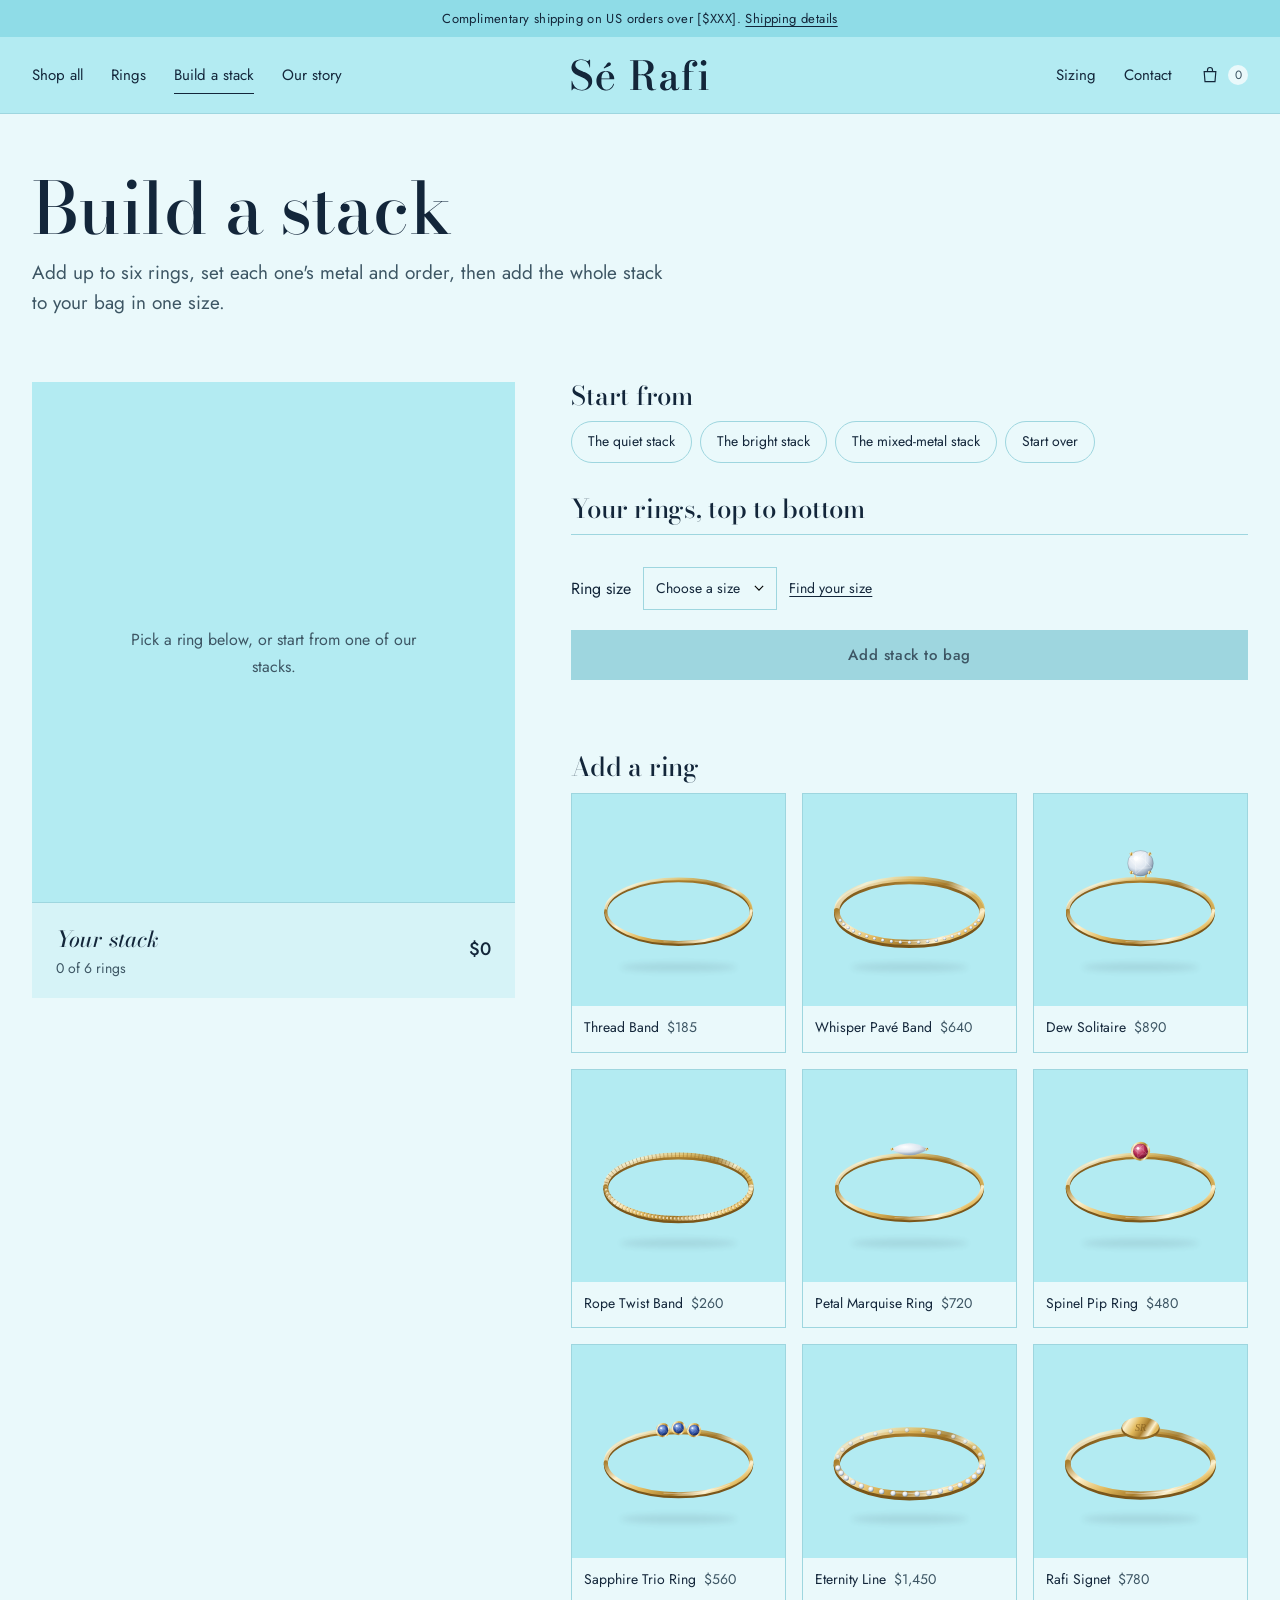
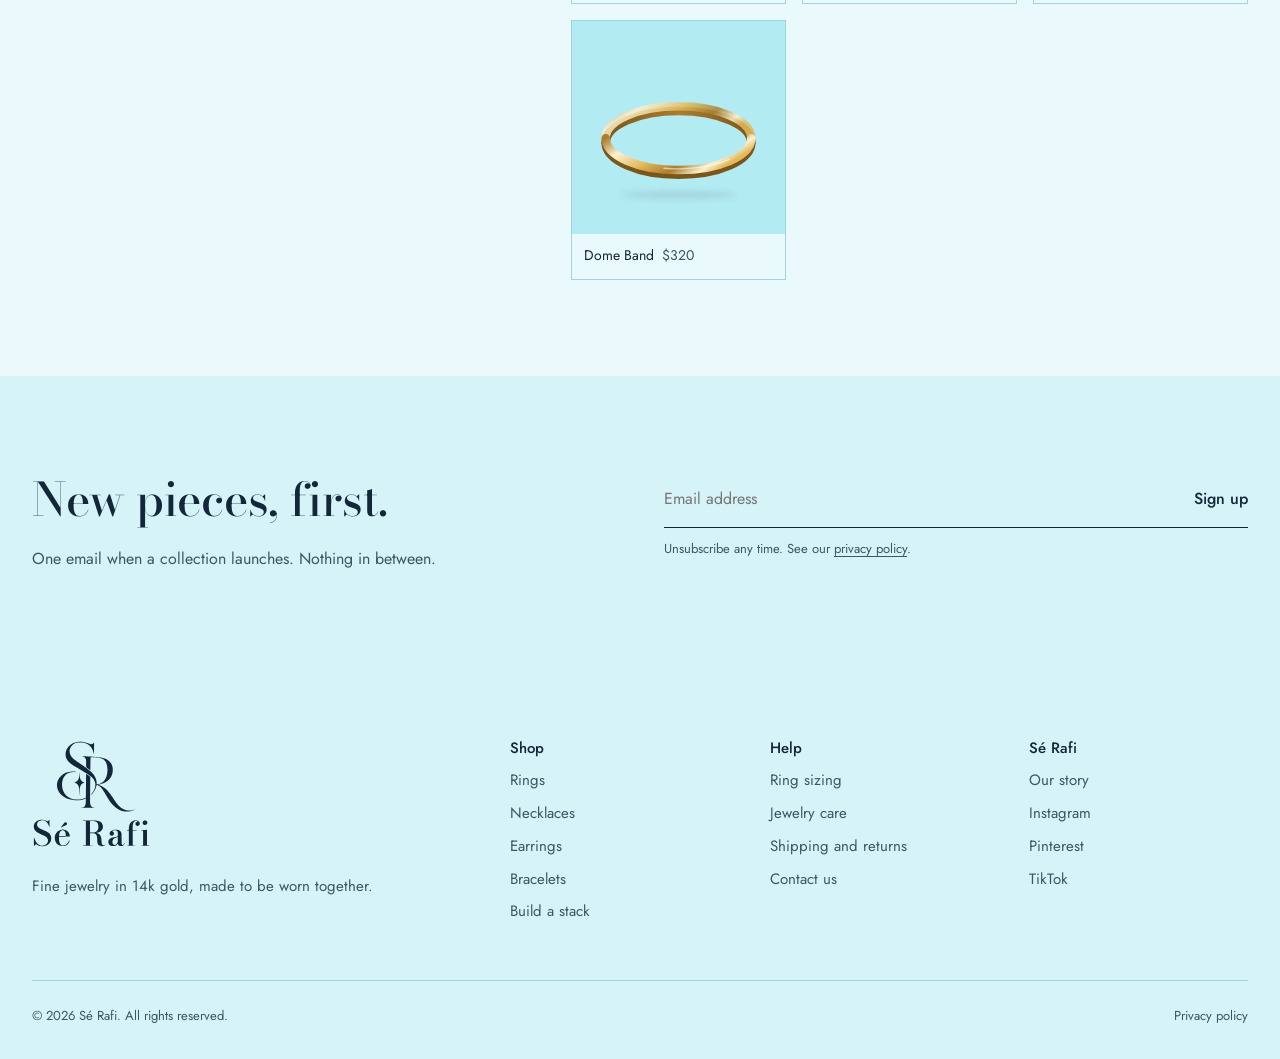
<file: stack/index.html>
<!doctype html>
<html lang="en">
<head>
<meta charset="utf-8">
<meta name="viewport" content="width=device-width, initial-scale=1">
<title>Build a Ring Stack | Sé Rafi</title>
<meta name="description" content="Combine up to six Sé Rafi stackable rings, preview them together in yellow, white or rose gold, and add the whole stack to your bag.">
<meta name="robots" content="index, follow, max-image-preview:large">
<link rel="canonical" href="https://bhaleyart.github.io/serafi/stack/">
<meta name="theme-color" content="#B3EBF2">
<meta property="og:type" content="website">
<meta property="og:site_name" content="Sé Rafi">
<meta property="og:locale" content="en_US">
<meta property="og:title" content="Build a Ring Stack | Sé Rafi">
<meta property="og:description" content="Combine up to six Sé Rafi stackable rings, preview them together in yellow, white or rose gold, and add the whole stack to your bag.">
<meta property="og:url" content="https://bhaleyart.github.io/serafi/stack/">
<meta property="og:image" content="https://bhaleyart.github.io/serafi/assets/og-image.png">
<meta property="og:image:width" content="1200">
<meta property="og:image:height" content="630">
<meta property="og:image:alt" content="A stack of gold and diamond rings on a porcelain hand form">
<meta name="twitter:card" content="summary_large_image">
<meta name="twitter:title" content="Build a Ring Stack | Sé Rafi">
<meta name="twitter:description" content="Combine up to six Sé Rafi stackable rings, preview them together in yellow, white or rose gold, and add the whole stack to your bag.">
<meta name="twitter:image" content="https://bhaleyart.github.io/serafi/assets/og-image.png">
<link rel="icon" href="../favicon.ico" sizes="any">
<link rel="icon" href="../assets/favicon.svg" type="image/svg+xml">
<link rel="apple-touch-icon" href="../assets/apple-touch-icon.png">
<link rel="manifest" href="../site.webmanifest">
<script type="application/ld+json">
{
  "@context": "https://schema.org",
  "@graph": [
    {
      "@type": "JewelryStore",
      "@id": "https://bhaleyart.github.io/serafi/#store",
      "name": "Sé Rafi",
      "url": "https://bhaleyart.github.io/serafi/",
      "logo": "https://bhaleyart.github.io/serafi/assets/logo.png",
      "image": "https://bhaleyart.github.io/serafi/assets/og-image.png",
      "description": "Sé Rafi makes fine stackable rings, necklaces, earrings and bracelets in 14k gold with diamonds and colored stones."
    },
    {
      "@type": "WebSite",
      "@id": "https://bhaleyart.github.io/serafi/#website",
      "name": "Sé Rafi",
      "url": "https://bhaleyart.github.io/serafi/",
      "publisher": {
        "@id": "https://bhaleyart.github.io/serafi/#store"
      }
    },
    {
      "@type": "BreadcrumbList",
      "itemListElement": [
        {
          "@type": "ListItem",
          "position": 1,
          "name": "Home",
          "item": "https://bhaleyart.github.io/serafi/"
        },
        {
          "@type": "ListItem",
          "position": 2,
          "name": "Build a stack",
          "item": "https://bhaleyart.github.io/serafi/stack/"
        }
      ]
    }
  ]
}
</script>
<link rel="preconnect" href="https://fonts.googleapis.com">
<link rel="preconnect" href="https://fonts.gstatic.com" crossorigin>
<link href="https://fonts.googleapis.com/css2?family=Bodoni+Moda:ital,opsz,wght@0,6..96,400..600;1,6..96,400..600&family=Jost:wght@400;500&display=swap" rel="stylesheet">
<link rel="stylesheet" href="../css/style.css">
</head>
<body data-root="../" data-page="stack">
<a class="skip-link" href="#main">Skip to main content</a>
<div class="announce">Complimentary shipping on US orders over [$XXX]. <a href="../care/#shipping">Shipping details</a></div>
<header class="site-header">
  <div class="container">
    <div class="nav-left">
      <button class="nav-toggle" aria-label="Open menu" aria-expanded="false" aria-controls="site-nav">
        <svg viewBox="0 0 24 24" fill="none" stroke="currentColor" stroke-width="1.4" stroke-linecap="round" aria-hidden="true"><path d="M4 7h16M4 12h16M4 17h16"/></svg>
      </button>
      <nav class="nav" id="site-nav" aria-label="Main">
        <a href="../shop/">Shop all</a>
        <a href="../shop/?category=rings">Rings</a>
        <a href="../stack/" aria-current="page">Build a stack</a>
        <a href="../about/">Our story</a>
        <a href="../care/" class="only-sm">Sizing and care</a>
        <a href="../contact/" class="only-sm">Contact</a>
      </nav>
    </div>
    <a class="wordmark" href="../" aria-label="Sé Rafi home"><img src="../assets/logo-wordmark.svg" alt="Sé Rafi" width="160" height="39"></a>
    <div class="nav-right">
      <a class="hide-sm" href="../care/#sizing">Sizing</a>
      <a class="hide-sm" href="../contact/">Contact</a>
      <button type="button" class="bag-btn" data-open-bag aria-controls="bag"><svg viewBox="0 0 24 24" fill="none" stroke="currentColor" stroke-width="1.4" aria-hidden="true"><path d="M5 8h14l-1 12H6L5 8z"/><path d="M9 8V6a3 3 0 0 1 6 0v2"/></svg><span class="visually-hidden">Open bag,</span><span class="bag-count" data-empty>0</span><span class="visually-hidden">items</span></button>
    </div>
  </div>
</header>

<main id="main" tabindex="-1">

  <div class="container">
    <div class="page-head">
      <h1>Build a stack</h1>
      <p class="lead">Add up to six rings, set each one's metal and order, then add the whole stack to your bag in one size.</p>
    </div>
    <div class="builder">
      <div class="builder-stage">
        <div class="stack-view" data-stack-view></div>
        <div class="stage-bar">
          <div><div class="stage-name">Your stack</div><div class="stage-price small" data-stack-count></div></div>
          <span class="spacer"></span>
          <strong data-stack-total style="font-weight:500;font-size:18px"></strong>
        </div>
      </div>
      <div>
        <h2 style="font-size:26px">Start from</h2>
        <div class="presets" data-presets></div>

        <h2 style="font-size:26px">Your rings, top to bottom</h2>
        <ul class="my-stack" data-my-stack aria-live="polite"></ul>

        <div class="builder-size">
          <label for="stack-size">Ring size</label>
          <select class="select" id="stack-size" data-stack-size></select>
          <a class="small" href="../care/#sizing">Find your size</a>
        </div>
        <button type="button" class="btn btn--block" data-add-stack>Add stack to bag</button>
        <p class="status" data-stack-status role="status" style="margin-top:10px"></p>

        <h2 style="font-size:26px;margin-top:40px">Add a ring</h2>
        <div class="picker" data-picker></div>
      </div>
    </div>
  </div>

</main>

<section class="section section--mist" aria-labelledby="news-h">
  <div class="container newsletter">
    <div>
      <h2 id="news-h">New pieces, first.</h2>
      <p class="muted" style="margin:0">One email when a collection launches. Nothing in between.</p>
    </div>
    <div>
      <form class="inline-form" action="https://formspree.io/f/YOUR_FORM_ID" method="post" data-placeholder-form>
        <label class="visually-hidden" for="news-email">Email address</label>
        <input id="news-email" type="email" name="email" placeholder="Email address" autocomplete="email" required>
        <button type="submit">Sign up</button>
      </form>
      <p class="form-note" data-form-note>Unsubscribe any time. See our <a href="../privacy/">privacy policy</a>.</p>
    </div>
  </div>
</section>

<footer class="site-footer">
  <div class="container">
    <div class="footer-grid">
      <div>
        <a class="footer-logo" href="../"><img src="../assets/logo-lockup.svg" alt="Sé Rafi" width="120" height="108" loading="lazy"></a>
        <p class="muted" style="max-width:24em">Fine jewelry in 14k gold, made to be worn together.</p>
      </div>
      <div>
        <h3>Shop</h3>
        <ul>
          <li><a href="../shop/?category=rings">Rings</a></li>
          <li><a href="../shop/?category=necklaces">Necklaces</a></li>
          <li><a href="../shop/?category=earrings">Earrings</a></li>
          <li><a href="../shop/?category=bracelets">Bracelets</a></li>
          <li><a href="../stack/">Build a stack</a></li>
        </ul>
      </div>
      <div>
        <h3>Help</h3>
        <ul>
          <li><a href="../care/#sizing">Ring sizing</a></li>
          <li><a href="../care/#care">Jewelry care</a></li>
          <li><a href="../care/#shipping">Shipping and returns</a></li>
          <li><a href="../contact/">Contact us</a></li>
        </ul>
      </div>
      <div>
        <h3>Sé Rafi</h3>
        <ul>
          <li><a href="../about/">Our story</a></li>
          <li><a href="#">Instagram</a></li>
          <li><a href="#">Pinterest</a></li>
          <li><a href="#">TikTok</a></li>
        </ul>
      </div>
    </div>
    <div class="footer-base">
      <span>&copy; <span data-year>2026</span> Sé Rafi. All rights reserved.</span>
      <a href="../privacy/">Privacy policy</a>
    </div>
  </div>
</footer>

<div class="drawer-scrim" data-close-bag></div>
<aside class="drawer" id="bag" aria-hidden="true" aria-labelledby="bag-h" role="dialog" aria-modal="true">
  <div class="drawer-head">
    <h2 id="bag-h">Your bag</h2>
    <button type="button" class="icon-btn" data-close-bag aria-label="Close bag"><svg viewBox="0 0 16 16" fill="none" stroke="currentColor" stroke-width="1.5" aria-hidden="true"><path d="M3.5 3.5l9 9M12.5 3.5l-9 9"/></svg></button>
  </div>
  <div class="drawer-body"></div>
  <div class="drawer-foot" hidden>
    <div class="total"><span>Subtotal</span><span data-subtotal></span></div>
    <p class="small muted" style="margin:0">Shipping and taxes are calculated at checkout.</p>
    <button type="button" class="btn btn--block" data-checkout>Check out</button>
    <p class="demo-note" data-demo-note hidden>This is a demo store. Checkout opens once the Shopify store is connected.</p>
  </div>
</aside>

<script src="../js/config.js"></script>
<script src="../js/art.js"></script>
<script src="../js/catalog.js"></script>
<script src="../js/shopify.js"></script>
<script src="../js/main.js"></script>
</body>
</html>
</file>
<file: css/style.css>
/* Sé Rafi — site styles */
:root {
  --white: #FFFFFF;
  --page: #EAF9FB;
  --mist: #D6F3F7;
  --moonstone: #B3EBF2;
  --sky: #B3EBF2;
  --sky-deep: #8FDCE7;
  --line: #9ED6DF;
  --hematite: #3D5664;
  --ink: #13263A;
  --accent: #1D6F86;
  --accent-dark: #155668;
  --error: #A13A3A;
  --yellow: #E2BA5E;
  --white-gold: #D7DADE;
  --rose: #E3A68F;
  --max: 1320px;
  --display: "Bodoni Moda", "Didot", Georgia, serif;
  --body: "Jost", "Futura", system-ui, sans-serif;
}

*, *::before, *::after { box-sizing: border-box; }
html { scroll-behavior: smooth; -webkit-text-size-adjust: 100%; }
body {
  margin: 0;
  font-family: var(--body);
  font-weight: 400;
  font-size: 16px;
  line-height: 1.65;
  color: var(--ink);
  background: var(--page);
}
img, svg { display: block; max-width: 100%; }
a { color: inherit; text-decoration-thickness: 1px; text-underline-offset: 3px; }
button, input, select, textarea { font: inherit; color: inherit; }
h1, h2, h3 { font-family: var(--display); font-weight: 500; font-variation-settings: "opsz" 28; line-height: 1.08; margin: 0 0 .45em; letter-spacing: -.01em; color: var(--ink); }
h1 { font-size: clamp(40px, 5.6vw, 76px); }
h2 { font-size: clamp(32px, 3.6vw, 48px); }
h3 { font-size: 24px; }
p { margin: 0 0 1em; }
.lead { font-size: 19px; line-height: 1.6; color: var(--hematite); font-weight: 400; max-width: 34em; }
.muted { color: var(--hematite); }
.small { font-size: 14px; }

:focus-visible { outline: 2px solid var(--accent); outline-offset: 3px; }
.skip-link { position: absolute; left: -9999px; top: 8px; background: var(--ink); color: var(--white); padding: 10px 16px; z-index: 100; }
.skip-link:focus { left: 8px; }
.visually-hidden { position: absolute !important; width: 1px; height: 1px; overflow: hidden; clip: rect(0 0 0 0); white-space: nowrap; }

.container { width: 100%; max-width: var(--max); margin: 0 auto; padding: 0 32px; }
.section { padding: 96px 0; }
.section--mist { background: var(--mist); }
.section-head { display: flex; align-items: end; justify-content: space-between; gap: 24px; margin-bottom: 40px; flex-wrap: wrap; }
.section-head h2 { margin: 0; }
.section-head p { margin: 8px 0 0; color: var(--hematite); max-width: 36em; }

/* Buttons and links */
.btn {
  display: inline-flex; align-items: center; justify-content: center; gap: 10px;
  min-height: 50px; padding: 0 30px;
  font-family: var(--body); font-weight: 500; font-size: 15px; letter-spacing: .04em;
  text-decoration: none; background: var(--ink); color: var(--white);
  border: 1px solid var(--ink); border-radius: 0; cursor: pointer;
  transition: background .2s, color .2s;
}
.btn:hover { background: var(--accent-dark); border-color: var(--accent-dark); }
.btn--line { background: transparent; color: var(--ink); }
.btn--line:hover { background: var(--ink); color: var(--white); border-color: var(--ink); }
.btn--block { width: 100%; }
.btn[disabled], .btn[aria-disabled="true"] { background: var(--line); border-color: var(--line); color: var(--hematite); cursor: not-allowed; }
.btn-row { display: flex; flex-wrap: wrap; gap: 12px; }
.text-link { font-weight: 500; text-decoration: underline; text-underline-offset: 5px; background: none; border: 0; padding: 0; cursor: pointer; }
.text-link:hover { color: var(--accent); }

/* Announcement + header */
.announce { background: var(--sky-deep); color: var(--ink); text-align: center; font-size: 13px; letter-spacing: .03em; padding: 8px 16px; }
.announce a { color: inherit; }
.site-header { position: sticky; top: 0; z-index: 40; background: var(--sky); border-bottom: 1px solid var(--line); }
.site-header .container { display: grid; grid-template-columns: 1fr auto 1fr; align-items: center; min-height: 76px; gap: 16px; }
.wordmark { display: block; justify-self: center; line-height: 0; }
.wordmark img { height: 34px; width: auto; }
.footer-logo { display: inline-block; margin-bottom: 18px; }
.footer-logo img { height: 108px; width: auto; }
.nav, .nav-right { display: flex; align-items: center; gap: 28px; font-size: 15px; }
.nav-right { justify-content: flex-end; }
.nav a, .nav-right a, .bag-btn { text-decoration: none; padding: 6px 0; border-bottom: 1px solid transparent; }
.nav a:hover, .nav-right a:hover, .nav a[aria-current="page"] { border-bottom-color: currentColor; }
.bag-btn { background: none; border: 0; cursor: pointer; display: inline-flex; align-items: center; gap: 8px; font-size: 15px; }
.bag-btn svg { width: 20px; height: 20px; }
.bag-count { min-width: 20px; height: 20px; padding: 0 6px; border-radius: 10px; background: var(--ink); color: var(--white); font-size: 12px; line-height: 20px; text-align: center; }
.bag-count[data-empty] { background: var(--page); color: var(--hematite); }
.nav-toggle { display: none; background: none; border: 0; padding: 8px; margin-left: -8px; cursor: pointer; }
.nav-toggle svg { width: 24px; height: 24px; }

/* Hero */
.hero { padding: 56px 0 88px; }
.hero .container { display: grid; grid-template-columns: 5fr 7fr; gap: 64px; align-items: center; }
.hero h1 { max-width: 9.5em; }
.hero .lead { margin-bottom: 32px; }
.hero-stage { background: var(--moonstone); display: grid; grid-template-rows: 1fr auto; min-height: 600px; }
.hero-stage .stack-view { padding: 32px 32px 0; display: flex; justify-content: center; align-items: flex-end; }
.hero-stage .stack-view svg { height: 470px; width: auto; }
.stage-bar { display: flex; align-items: center; gap: 16px; padding: 18px 24px; background: var(--mist); border-top: 1px solid var(--line); }
.stage-bar .stage-name { font-family: var(--display); font-weight: 500; font-variation-settings: "opsz" 28; font-style: italic; font-size: 22px; }
.stage-bar .stage-price { color: var(--hematite); }
.stage-bar .spacer { flex: 1; }
.icon-btn { width: 40px; height: 40px; display: inline-grid; place-items: center; border: 1px solid var(--ink); background: transparent; cursor: pointer; border-radius: 50%; }
.icon-btn:hover { background: var(--ink); color: var(--white); }
.icon-btn svg { width: 16px; height: 16px; }

/* The ring drop: rings settle onto the form one after another */
.stack-ring { animation: settle .55s cubic-bezier(.2,.8,.3,1) both; animation-delay: calc(var(--i) * 90ms); }
@keyframes settle { from { transform: translateY(-46px); opacity: 0; } to { transform: none; opacity: 1; } }
@media (prefers-reduced-motion: reduce) {
  .stack-ring { animation: none; }
  html { scroll-behavior: auto; }
}

/* Category tiles */
.cat-grid { display: grid; grid-template-columns: repeat(4, 1fr); gap: 20px; }
.cat-tile { text-decoration: none; display: block; }
.cat-tile .img { background: var(--moonstone); aspect-ratio: 4 / 5; display: grid; place-items: center; overflow: hidden; }
.cat-tile .img img { width: 92%; transition: transform .5s ease; }
.cat-tile:hover .img img { transform: scale(1.04); }
.cat-tile span { display: block; margin-top: 14px; font-size: 17px; }
.cat-tile:hover span { text-decoration: underline; text-underline-offset: 5px; }

/* Product grid + cards */
.product-grid { display: grid; grid-template-columns: repeat(4, 1fr); gap: 40px 20px; }
.card { position: relative; }
.card-img { display: block; background: var(--moonstone); aspect-ratio: 1; overflow: hidden; }
.card-img img { width: 100%; height: 100%; object-fit: cover; }
.card-body { padding-top: 14px; display: grid; grid-template-columns: 1fr auto; gap: 2px 12px; align-items: start; }
.card-title { font-size: 16px; text-decoration: none; }
.card-title::after { content: ""; position: absolute; inset: 0 0 auto 0; aspect-ratio: 1; }
.card-title:hover { text-decoration: underline; }
.card-price { color: var(--hematite); font-size: 15px; }
.card .swatches { grid-column: 1 / -1; margin-top: 8px; position: relative; z-index: 1; }
.badge { position: absolute; top: 12px; left: 12px; z-index: 1; font-size: 12px; letter-spacing: .03em; background: var(--page); padding: 3px 10px; }
.badge--new { color: var(--white); background: var(--accent); }

.swatches { display: flex; gap: 8px; }
.swatch { width: 18px; height: 18px; border-radius: 50%; border: 1px solid rgba(0,0,0,.18); padding: 0; cursor: pointer; background: var(--yellow); }
.swatch[data-metal="white"] { background: linear-gradient(135deg, #F7F8F9, var(--white-gold)); }
.swatch[data-metal="yellow"] { background: linear-gradient(135deg, #F7E3A9, var(--yellow)); }
.swatch[data-metal="rose"] { background: linear-gradient(135deg, #F7D6C9, var(--rose)); }
.swatch[aria-pressed="true"], .swatch[aria-checked="true"] { box-shadow: 0 0 0 2px var(--page), 0 0 0 3px var(--ink); }

/* Ready-made stacks */
.stacks { display: grid; grid-template-columns: repeat(3, 1fr); gap: 20px; }
.stack-card { background: var(--page); display: flex; flex-direction: column; }
.stack-card .stack-view { background: var(--moonstone); height: 360px; padding-top: 20px; display: flex; justify-content: center; align-items: flex-end; overflow: hidden; }
.stack-card .stack-view svg { height: 340px; width: auto; }
.stack-card .body { padding: 22px 24px 26px; display: flex; flex-direction: column; gap: 4px; flex: 1; }
.stack-card h3 { margin: 0; font-style: italic; }
.stack-card ul { list-style: none; padding: 0; margin: 10px 0 18px; font-size: 14px; color: var(--hematite); }
.stack-card .row { margin-top: auto; display: flex; align-items: center; justify-content: space-between; gap: 12px; }

/* Craft */
.craft { display: grid; grid-template-columns: 1fr 1fr; gap: 80px; }
.craft blockquote { margin: 0; font-family: var(--display); font-weight: 500; font-variation-settings: "opsz" 28; color: var(--ink); font-size: clamp(30px, 3.2vw, 44px); line-height: 1.15; }
.craft dl { margin: 0; display: grid; gap: 28px; }
.craft dt { font-size: 18px; font-weight: 500; margin-bottom: 4px; }
.craft dd { margin: 0; color: var(--hematite); }

/* Split band (sizing) */
.band { display: grid; grid-template-columns: 1fr auto; gap: 32px; align-items: center; border-top: 1px solid var(--line); border-bottom: 1px solid var(--line); padding: 40px 0; }
.band h2 { font-size: 32px; margin: 0 0 6px; }
.band p { margin: 0; color: var(--hematite); }

/* Newsletter */
.newsletter { display: grid; grid-template-columns: 1fr 1fr; gap: 48px; align-items: end; }
.inline-form { display: flex; border-bottom: 1px solid var(--ink); }
.inline-form input { flex: 1; border: 0; background: transparent; padding: 14px 0; font-size: 16px; min-width: 0; }
.inline-form input:focus { outline: none; }
.inline-form:focus-within { border-bottom-width: 2px; }
.inline-form button { border: 0; background: none; font-weight: 500; cursor: pointer; padding: 0 0 0 16px; }
.form-note { font-size: 13px; color: var(--hematite); margin-top: 10px; }

/* Footer */
.site-footer { background: var(--mist); padding: 72px 0 32px; margin-top: 0; font-size: 15px; }
.footer-grid { display: grid; grid-template-columns: 2fr 1fr 1fr 1fr; gap: 40px; }
.site-footer h3 { font-family: var(--body); font-size: 15px; font-weight: 500; margin: 0 0 12px; letter-spacing: 0; }
.site-footer ul { list-style: none; margin: 0; padding: 0; display: grid; gap: 8px; }
.site-footer a { text-decoration: none; color: var(--hematite); }
.site-footer a:hover { color: var(--ink); text-decoration: underline; }
.footer-base { margin-top: 56px; padding-top: 24px; border-top: 1px solid var(--line); display: flex; justify-content: space-between; gap: 16px; flex-wrap: wrap; color: var(--hematite); font-size: 13px; }

/* Page header for inner pages */
.page-head { padding: 56px 0 28px; }
.page-head h1 { margin-bottom: 10px; }
.crumbs { font-size: 14px; color: var(--hematite); margin-bottom: 18px; }
.crumbs a { text-decoration: none; }
.crumbs a:hover { text-decoration: underline; }

/* Shop filters */
.filters { display: flex; flex-wrap: wrap; align-items: center; gap: 16px 32px; padding: 16px 0; border-top: 1px solid var(--line); border-bottom: 1px solid var(--line); margin-bottom: 40px; }
.tabs { display: flex; flex-wrap: wrap; gap: 4px 24px; }
.tab { background: none; border: 0; padding: 6px 0; cursor: pointer; border-bottom: 1px solid transparent; font-size: 15px; }
.tab[aria-pressed="true"] { border-bottom-color: var(--ink); }
.tab:hover { border-bottom-color: var(--hematite); }
.filters .spacer { flex: 1; }
.filter-metal { display: flex; align-items: center; gap: 10px; font-size: 14px; color: var(--hematite); }
.select { appearance: none; border: 1px solid var(--line); background: var(--page) url("data:image/svg+xml,%3Csvg xmlns='http://www.w3.org/2000/svg' viewBox='0 0 12 8'%3E%3Cpath d='M1 1l5 5 5-5' fill='none' stroke='%23000' stroke-width='1.3'/%3E%3C/svg%3E") no-repeat right 12px center / 10px; padding: 9px 36px 9px 12px; font-size: 14px; cursor: pointer; border-radius: 0; }
.result-count { font-size: 14px; color: var(--hematite); }
.empty { padding: 64px 0; text-align: center; color: var(--hematite); }

/* Product page */
.pdp { display: grid; grid-template-columns: 7fr 5fr; gap: 64px; padding: 32px 0 96px; align-items: start; }
.gallery-main { background: var(--moonstone); aspect-ratio: 1; }
.gallery-main img { width: 100%; height: 100%; object-fit: cover; }
.thumbs { display: flex; gap: 10px; margin-top: 10px; }
.thumb { width: 84px; height: 84px; background: var(--moonstone); border: 1px solid transparent; padding: 0; cursor: pointer; }
.thumb img { width: 100%; height: 100%; object-fit: cover; }
.thumb[aria-current="true"] { border-color: var(--ink); }
.pdp-info { position: sticky; top: 100px; }
.pdp-info h1 { font-size: clamp(34px, 3.4vw, 46px); margin-bottom: 8px; }
.pdp-price { font-size: 20px; margin-bottom: 24px; }
.option { border: 0; padding: 0; margin: 0 0 24px; }
.option legend { font-size: 15px; margin-bottom: 10px; display: flex; gap: 8px; width: 100%; }
.option legend .val { color: var(--hematite); }
.option legend .aside { margin-left: auto; font-size: 14px; }
.option .swatches .swatch { width: 30px; height: 30px; }
.size-grid { display: grid; grid-template-columns: repeat(6, 1fr); gap: 6px; }
.size-btn { min-height: 44px; border: 1px solid var(--line); background: var(--page); cursor: pointer; font-size: 14px; }
.size-btn:hover { border-color: var(--ink); }
.size-btn[aria-checked="true"] { background: var(--ink); color: var(--white); border-color: var(--ink); }
.size-btn[data-soldout] { color: #A3A7AD; text-decoration: line-through; }
.pdp-actions { display: grid; gap: 12px; margin: 8px 0 12px; }
.status { min-height: 1.6em; font-size: 14px; color: var(--hematite); }
.status[data-tone="error"] { color: var(--error); }
.pdp-desc { margin-top: 28px; }
.accordion { border-top: 1px solid var(--line); margin-top: 28px; }
.accordion details { border-bottom: 1px solid var(--line); }
.accordion summary { list-style: none; cursor: pointer; padding: 16px 0; display: flex; justify-content: space-between; font-weight: 500; }
.accordion summary::-webkit-details-marker { display: none; }
.accordion summary::after { content: "+"; font-weight: 300; font-size: 22px; line-height: 1; }
.accordion details[open] summary::after { content: "\2212"; }
.accordion .content { padding: 0 0 18px; color: var(--hematite); }
.accordion ul { margin: 0; padding-left: 18px; }

/* Stack builder */
.builder { display: grid; grid-template-columns: 5fr 7fr; gap: 56px; padding: 16px 0 96px; align-items: start; }
.builder-stage { position: sticky; top: 100px; background: var(--moonstone); display: flex; flex-direction: column; }
.builder-stage .stack-view { display: flex; justify-content: center; align-items: flex-end; padding: 24px 24px 0; min-height: 520px; }
.builder-stage .stack-view svg { height: 500px; width: auto; }
.builder-stage .stage-bar { flex-wrap: wrap; }
.builder-empty { align-self: center; margin: auto; text-align: center; color: var(--hematite); max-width: 18em; }
.presets { display: flex; flex-wrap: wrap; gap: 8px; margin-bottom: 32px; }
.chip { border: 1px solid var(--line); background: var(--page); padding: 8px 16px; cursor: pointer; font-size: 14px; border-radius: 999px; }
.chip:hover { border-color: var(--ink); }
.my-stack { list-style: none; margin: 0 0 32px; padding: 0; border-top: 1px solid var(--line); }
.my-stack li { display: grid; grid-template-columns: 56px 1fr auto auto; gap: 16px; align-items: center; padding: 12px 0; border-bottom: 1px solid var(--line); }
.my-stack img { width: 56px; height: 56px; background: var(--moonstone); }
.my-stack .name { font-size: 15px; }
.my-stack .name small { display: block; color: var(--hematite); font-size: 13px; }
.row-tools { display: flex; gap: 4px; }
.row-tools button { width: 32px; height: 32px; border: 1px solid var(--line); background: var(--page); cursor: pointer; display: grid; place-items: center; }
.row-tools button:hover:not([disabled]) { border-color: var(--ink); }
.row-tools button[disabled] { opacity: .35; cursor: default; }
.row-tools svg { width: 14px; height: 14px; }
.picker { display: grid; grid-template-columns: repeat(3, 1fr); gap: 16px; }
.pick { border: 1px solid var(--line); background: var(--page); padding: 0 0 12px; cursor: pointer; text-align: left; display: flex; flex-direction: column; }
.pick:hover { border-color: var(--ink); }
.pick img { width: 100%; aspect-ratio: 1; background: var(--moonstone); }
.pick span { padding: 10px 12px 0; font-size: 14px; display: flex; justify-content: space-between; gap: 8px; }
.pick span em { font-style: normal; color: var(--hematite); }
.pick[disabled] { opacity: .45; cursor: not-allowed; }
.builder-size { display: flex; align-items: center; gap: 12px; margin-bottom: 20px; }

/* Content pages */
.prose { max-width: 720px; }
.prose h2 { font-size: 32px; margin-top: 56px; }
.prose h3 { font-size: 22px; margin-top: 32px; }
.prose ul, .prose ol { padding-left: 20px; }
.prose li { margin-bottom: 6px; }
.two-col { display: grid; grid-template-columns: 1fr 1fr; gap: 64px; align-items: start; }
.size-table { width: 100%; border-collapse: collapse; font-size: 15px; margin: 16px 0 8px; }
.size-table th, .size-table td { text-align: left; padding: 10px 12px; border-bottom: 1px solid var(--line); }
.size-table th { font-weight: 500; }
.size-table tbody tr:nth-child(even) { background: var(--mist); }
.story-art { background: var(--moonstone); display: flex; justify-content: center; align-items: flex-end; height: 560px; overflow: hidden; }
.story-art svg { height: 540px; width: auto; }

/* Forms */
.form { display: grid; gap: 18px; max-width: 560px; }
.field label { display: block; font-size: 14px; margin-bottom: 6px; }
.field input, .field select, .field textarea { width: 100%; border: 1px solid var(--line); background: var(--page); padding: 12px 14px; border-radius: 0; font-size: 16px; }
.field input:focus, .field select:focus, .field textarea:focus { outline: none; border-color: var(--ink); }
.field textarea { min-height: 140px; resize: vertical; }

/* Bag drawer */
.drawer-scrim { position: fixed; inset: 0; background: rgba(19, 38, 58, .38); opacity: 0; pointer-events: none; transition: opacity .25s; z-index: 60; }
.drawer { position: fixed; top: 0; right: 0; height: 100%; width: min(440px, 100%); background: var(--page); z-index: 61; transform: translateX(100%); transition: transform .3s cubic-bezier(.2,.8,.3,1); display: flex; flex-direction: column; visibility: hidden; }
body.bag-open .drawer { transform: none; visibility: visible; }
body.bag-open .drawer-scrim { opacity: 1; pointer-events: auto; }
.drawer-head { display: flex; align-items: center; justify-content: space-between; padding: 22px 24px; border-bottom: 1px solid var(--line); }
.drawer-head h2 { font-size: 26px; margin: 0; }
.drawer-body { flex: 1; overflow-y: auto; padding: 8px 24px; }
.drawer-foot { padding: 20px 24px 24px; border-top: 1px solid var(--line); display: grid; gap: 12px; }
.drawer-foot .total { display: flex; justify-content: space-between; font-size: 17px; }
.bag-line { display: grid; grid-template-columns: 76px 1fr auto; gap: 14px; padding: 16px 0; border-bottom: 1px solid var(--line); }
.bag-line img { width: 76px; height: 76px; background: var(--moonstone); object-fit: cover; }
.bag-line .t { font-size: 15px; text-decoration: none; }
.bag-line .v, .bag-line .a { font-size: 13px; color: var(--hematite); }
.qty { display: inline-flex; align-items: center; border: 1px solid var(--line); margin-top: 8px; }
.qty button { width: 30px; height: 30px; background: none; border: 0; cursor: pointer; }
.qty span { min-width: 24px; text-align: center; font-size: 14px; }
.bag-line .remove { background: none; border: 0; padding: 0; font-size: 13px; color: var(--hematite); text-decoration: underline; cursor: pointer; margin-left: 12px; }
.bag-empty { padding: 48px 0; text-align: center; color: var(--hematite); }
.demo-note { font-size: 13px; color: var(--hematite); background: var(--mist); padding: 10px 12px; }

.toast { position: fixed; left: 50%; bottom: 24px; transform: translate(-50%, 20px); background: var(--ink); color: var(--white); padding: 12px 20px; font-size: 14px; opacity: 0; pointer-events: none; transition: opacity .2s, transform .2s; z-index: 70; }
.toast.show { opacity: 1; transform: translate(-50%, 0); }

.notfound { padding: 120px 0; text-align: center; }
.notfound .lead { margin: 0 auto 32px; }
.notfound .btn-row { justify-content: center; }

/* Responsive */
@media (max-width: 1080px) {
  .hero .container { grid-template-columns: 1fr; gap: 40px; }
  .hero h1 { max-width: 12em; }
  .product-grid, .cat-grid { grid-template-columns: repeat(3, 1fr); }
  .cat-grid .cat-tile:nth-child(4) { display: none; }
  .craft, .newsletter, .two-col { grid-template-columns: 1fr; gap: 40px; }
  .pdp, .builder { grid-template-columns: 1fr; gap: 40px; }
  .pdp-info, .builder-stage { position: static; }
  .stacks { grid-template-columns: 1fr 1fr; }
  .footer-grid { grid-template-columns: 1fr 1fr; }
}
@media (max-width: 860px) {
  .site-header .container { grid-template-columns: auto 1fr auto; min-height: 64px; }
  .wordmark img { height: 26px; }
  .nav-toggle { display: inline-flex; }
  .nav { display: none; position: absolute; top: 100%; left: 0; right: 0; background: var(--sky); border-bottom: 1px solid var(--line); flex-direction: column; align-items: stretch; gap: 0; padding: 8px 32px 20px; }
  .nav.open { display: flex; }
  .nav a { padding: 12px 0; border-bottom: 1px solid var(--line); }
  .nav-right .hide-sm { display: none; }
}
@media (max-width: 720px) {
  .container { padding: 0 16px; }
  .section { padding: 64px 0; }
  .hero { padding: 32px 0 56px; }
  .hero-stage { min-height: 0; }
  .hero-stage .stack-view svg { height: 360px; }
  .product-grid, .cat-grid { grid-template-columns: 1fr 1fr; gap: 28px 12px; }
  .cat-grid .cat-tile:nth-child(4) { display: block; }
  .stacks { grid-template-columns: 1fr; }
  .band { grid-template-columns: 1fr; }
  .size-grid { grid-template-columns: repeat(4, 1fr); }
  .picker { grid-template-columns: 1fr 1fr; }
  .builder-stage .stack-view { min-height: 380px; }
  .builder-stage .stack-view svg { height: 380px; }
  .my-stack li { grid-template-columns: 48px 1fr; }
  .my-stack li .swatches, .my-stack li .row-tools { grid-column: 2; }
  .footer-grid { grid-template-columns: 1fr; }
  .filters .spacer { display: none; }
  .stage-bar { flex-wrap: wrap; }
}
.only-sm { display: none; }
@media (max-width: 860px) { .nav a.only-sm { display: block; } }

/* Lifestyle photography */
.photo { margin: 0; background: var(--moonstone); overflow: hidden; }
.photo img { width: 100%; height: 100%; object-fit: cover; }
.lookbook { display: grid; grid-template-columns: 5fr 3fr 3fr; grid-template-rows: auto auto; gap: 20px; }
.lookbook figure { margin: 0; }
.lookbook > a:first-child { grid-row: span 2; }
.lookbook > a:first-child figure { height: 100%; display: flex; flex-direction: column; }
.lookbook > a:first-child .photo { aspect-ratio: auto; flex: 1; }
.lookbook .photo { aspect-ratio: 1; }
.lookbook figcaption { font-size: 14px; color: var(--hematite); padding-top: 10px; }
.lookbook a { text-decoration: none; }
.lookbook a:hover figcaption { color: var(--ink); text-decoration: underline; }
.craft .photo { aspect-ratio: 4 / 5; }
.craft-copy { display: grid; gap: 40px; align-content: center; }
.page-head--image { display: grid; grid-template-columns: 1fr minmax(280px, 460px); gap: 48px; align-items: end; }
.page-head--image .photo { aspect-ratio: 16 / 10; }
.story-photos { display: grid; gap: 20px; }
.story-photos .photo:first-child { aspect-ratio: 4 / 5; }
.story-photos .photo:last-child { aspect-ratio: 1; width: 62%; margin-left: auto; }
.aside-photo { position: sticky; top: 100px; aspect-ratio: 4 / 5; }
.contact-photo { aspect-ratio: 1; margin-top: 32px; }
@media (max-width: 1080px) {
  .lookbook { grid-template-columns: 1fr 1fr; }
  .lookbook > a:first-child { grid-column: span 2; grid-row: auto; }
  .lookbook > a:first-child .photo { aspect-ratio: 4 / 3; flex: none; }
  .page-head--image { grid-template-columns: 1fr; }
  .aside-photo { position: static; aspect-ratio: 16 / 10; }
  .story-photos .photo:last-child { width: 100%; }
}
</file>
